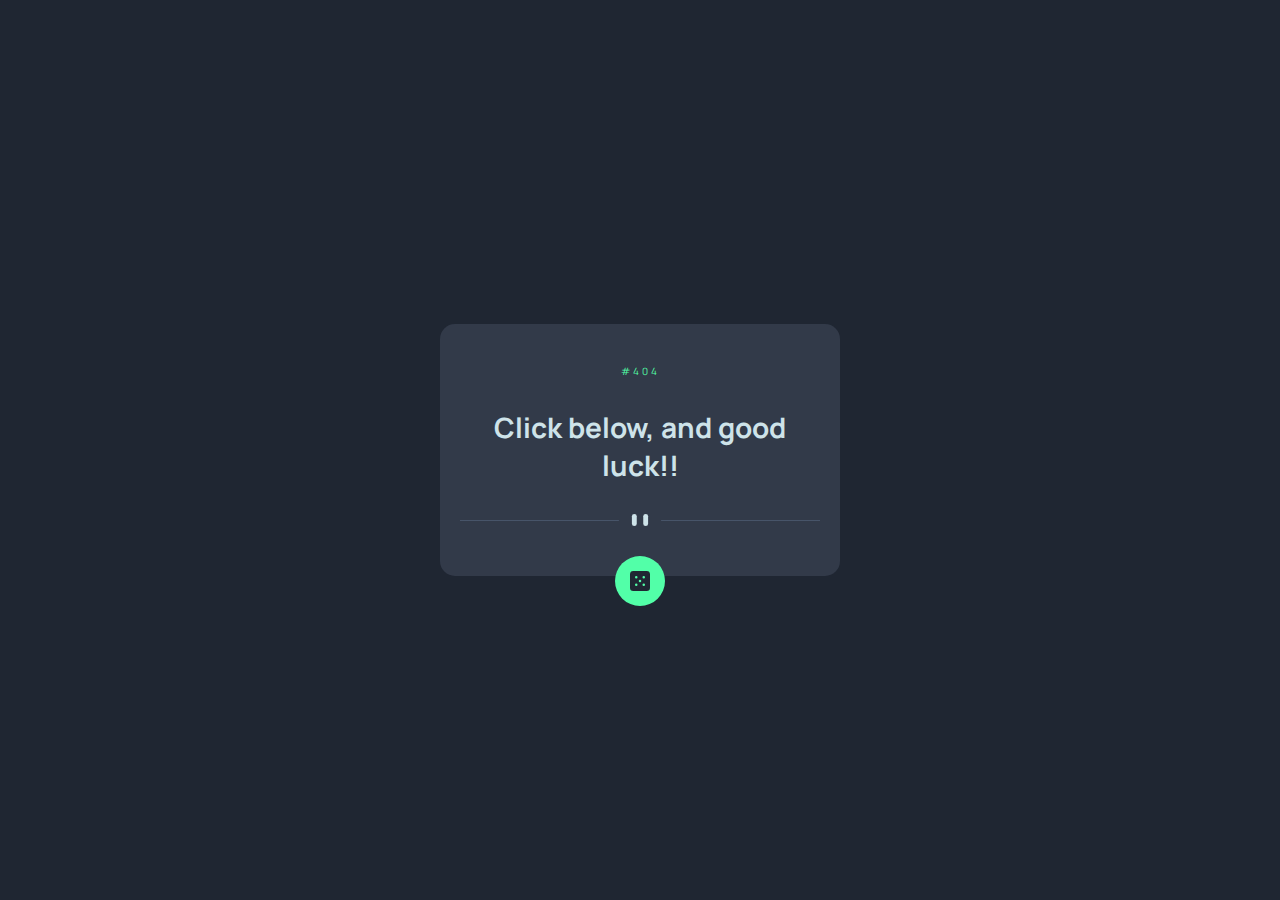
<file: advice-generator-app/index.html>
<!DOCTYPE html>
<html lang="en">
  <head>
    <meta charset="UTF-8" />
    <meta http-equiv="X-UA-Compatible" content="IE=edge" />
    <meta name="viewport" content="width=device-width, initial-scale=1.0" />
    <link rel="stylesheet" href="style.css" />
    <title>Advice generator app</title>
  </head>
  <body>
    <div class="box">
      <p class="id-style" id="id">#404</p>
      <h2 class="advice-style" id="advice">Click below, and good luck!!</h2>
      <img
        class="svg-mobile"
        src="./svg/pattern-divider-mobile.svg"
        alt=""
        srcset=""
      />
      <img
        class="svg-desktop"
        src="./svg/pattern-divider-desktop.svg"
        alt=""
        srcset=""
      />
      <div class="btn-random">
        <button id="btn-random-click">
          <img src="./svg/icon-dice.svg" alt="" srcset="" />
        </button>
      </div>
    </div>
    <script src="index.js"></script>
  </body>
</html>
</file>
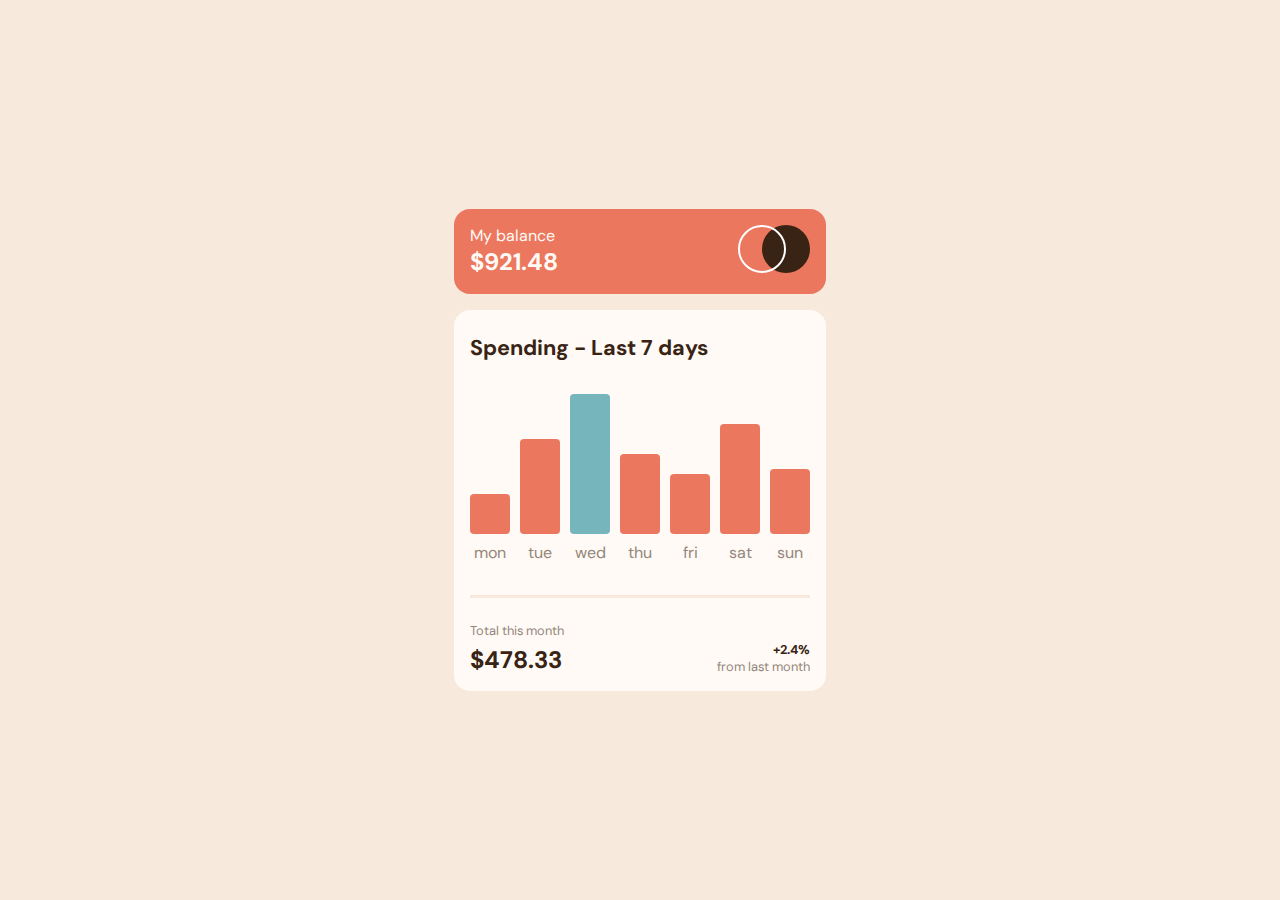
<file: expenses/index.html>
<!DOCTYPE html>
<html lang="en">
  <head>
    <meta charset="UTF-8" />
    <meta http-equiv="X-UA-Compatible" content="IE=edge" />
    <link rel="stylesheet" href="./styles/styles.css" />
    <link
      rel="shortcut icon"
      href="./images/favicon-32x32.png"
      type="image/x-icon"
    />
    <meta name="viewport" content="width=device-width, initial-scale=1.0" />
    <title>Spending</title>
  </head>
  <body>
    <main>
      <div class="modal">
        <div class="first-part">
          <div class="text">
            <p>My balance</p>
            <b>$921.48</b>
          </div>
          <div class="logo">
            <img src="./images/logo.svg" alt="" />
          </div>
        </div>
        <div class="second-part">
          <h2 class="title-spending">Spending - Last 7 days</h2>
          <div class="paint">
            <div class="square-one">
              <div class="box-hove" id="box-one"><p>$12.02</p></div>
              <div class="paint-square pain-one" id="one-static"></div>
              <p class="text-paint">mon</p>
            </div>

            <div class="square-two">
              <div class="box-hove" id="box-two"><p>$15.03</p></div>
              <div class="paint-square pain-two" id="two-static"></div>
              <p class="text-paint">tue</p>
            </div>

            <div class="square-three">
              <div class="box-hove" id="box-three"><p>$52.36</p></div>
              <div class="paint-square pain-three" id="three-static"></div>
              <p class="text-paint">wed</p>
            </div>

            <div class="square-four">
              <div class="box-hove" id="box-four"><p>$31.07</p></div>
              <div class="paint-square pain-four" id="four-static"></div>
              <p class="text-paint">thu</p>
            </div>

            <div class="square-five">
              <div class="box-hove" id="box-five"><p>$14.41</p></div>
              <div class="paint-square pain-five" id="five-static"></div>
              <p class="text-paint">fri</p>
            </div>

            <div class="square-six">
              <div class="box-hove" id="box-six"><p>$43.52</p></div>
              <div class="paint-square pain-six" id="six-static"></div>
              <p class="text-paint">sat</p>
            </div>

            <div class="square-seven">
              <div class="box-hove" id="box-seven"><p>$23.31</p></div>
              <div class="paint-square pain-seven" id="seven-static"></div>
              <p class="text-paint">sun</p>
            </div>
          </div>
          <div class="other-part">
            <div class="other-first">
              <p>Total this month</p>
              <h2>$478.33</h2>
            </div>
            <div class="other-second">
              <span>+2.4%</span>
              <p>from last month</p>
            </div>
          </div>
        </div>
      </div>
    </main>
    <script src="./src/index.js"></script>
  </body>
</html>
</file>
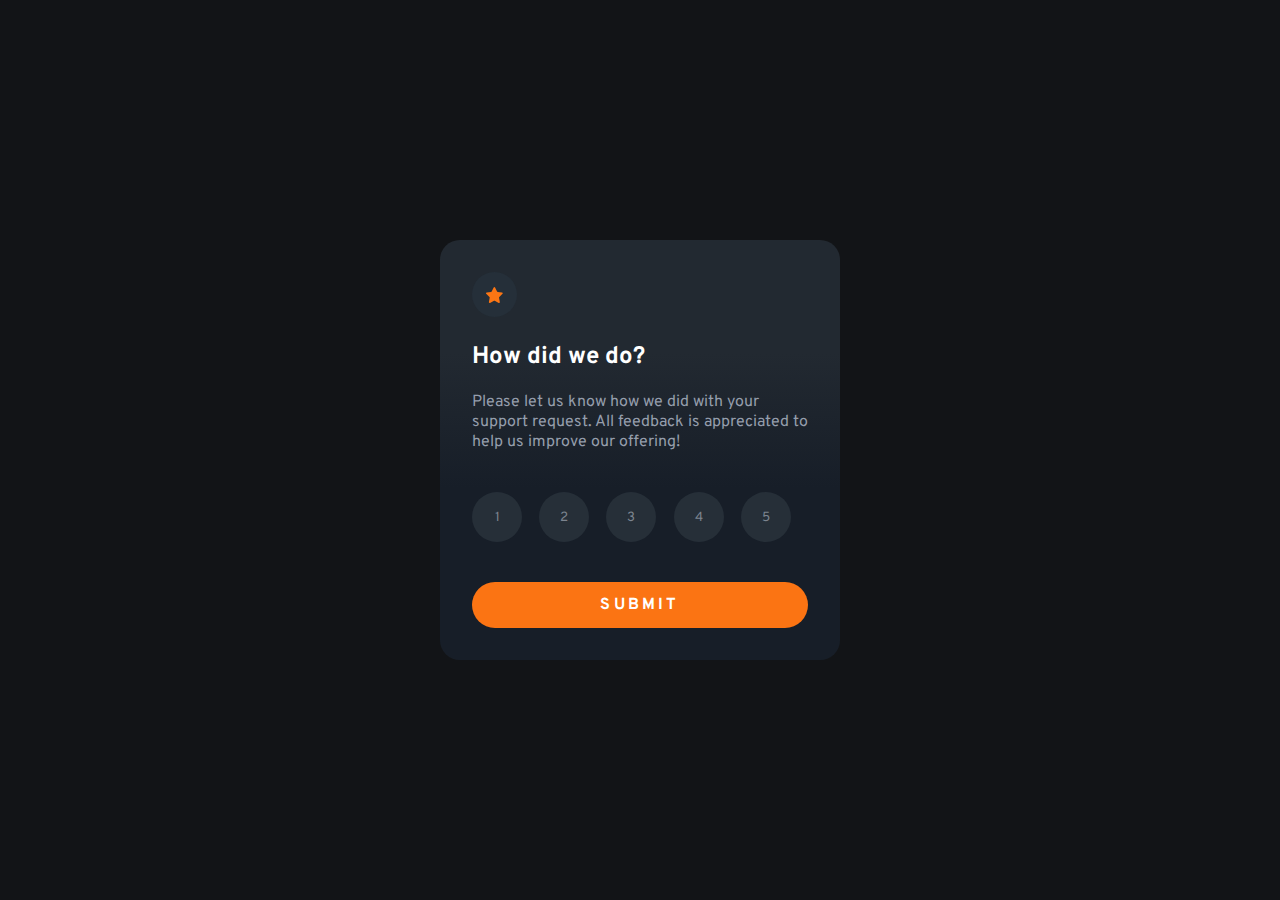
<file: interactive-rating/index.html>
<!DOCTYPE html>
<html lang="en">
  <head>
    <meta charset="UTF-8" />
    <meta http-equiv="X-UA-Compatible" content="IE=edge" />
    <meta name="viewport" content="width=device-width, initial-scale=1.0" />
    <link rel="stylesheet" href="style/style.css".css">
    <title>Interative rating with javascript</title>
  </head>
  <body>
    <main>
      <div class="first-modal" id="clickPass">
        <div class="ball-icon-start">
          <img src="./image/icon-star.svg" alt="" />
        </div>
        <h2>How did we do?</h2>
        <p>
          Please let us know how we did with your support request. All feedback
          is appreciated to help us improve our offering!
        </p>
        <div class="grid-balls-status">
          <button id="oneStar" value="1" class="status-one comun">1</button>
          <button id="twoStar" value="2" class="status-two comun">2</button>
          <button value="3" id="threeStar" class="status-three comun">3</button>
          <button id="fourStar" value="4" class="status-four comun">4</button>
          <button id="fiveStar" value="5" class="status-five comun">5</button>
        </div>
        <button class="btn-submit" id="submit">SUBMIT</button>
        <div class="error" id="err"><p>Choice a number, please</p></div>
      </div>
      <div class="second-modal" id="thanks">
        <img src="./image/illustration-thank-you.svg" alt="" />
        <div class="user-select">
          <p>You selected <span id="choice"></span> out of 5</p>
        </div>
        <h2>Thank you!</h2>
        <p class="text-second-modal">
          We appreciate you taking the time to give a rating. If you ever need
          more support, don't hesitate to get in touch.
        </p>
      </div>
    </main>
    <script src="./src/index.js"></script>
  </body>
</html>
</file>
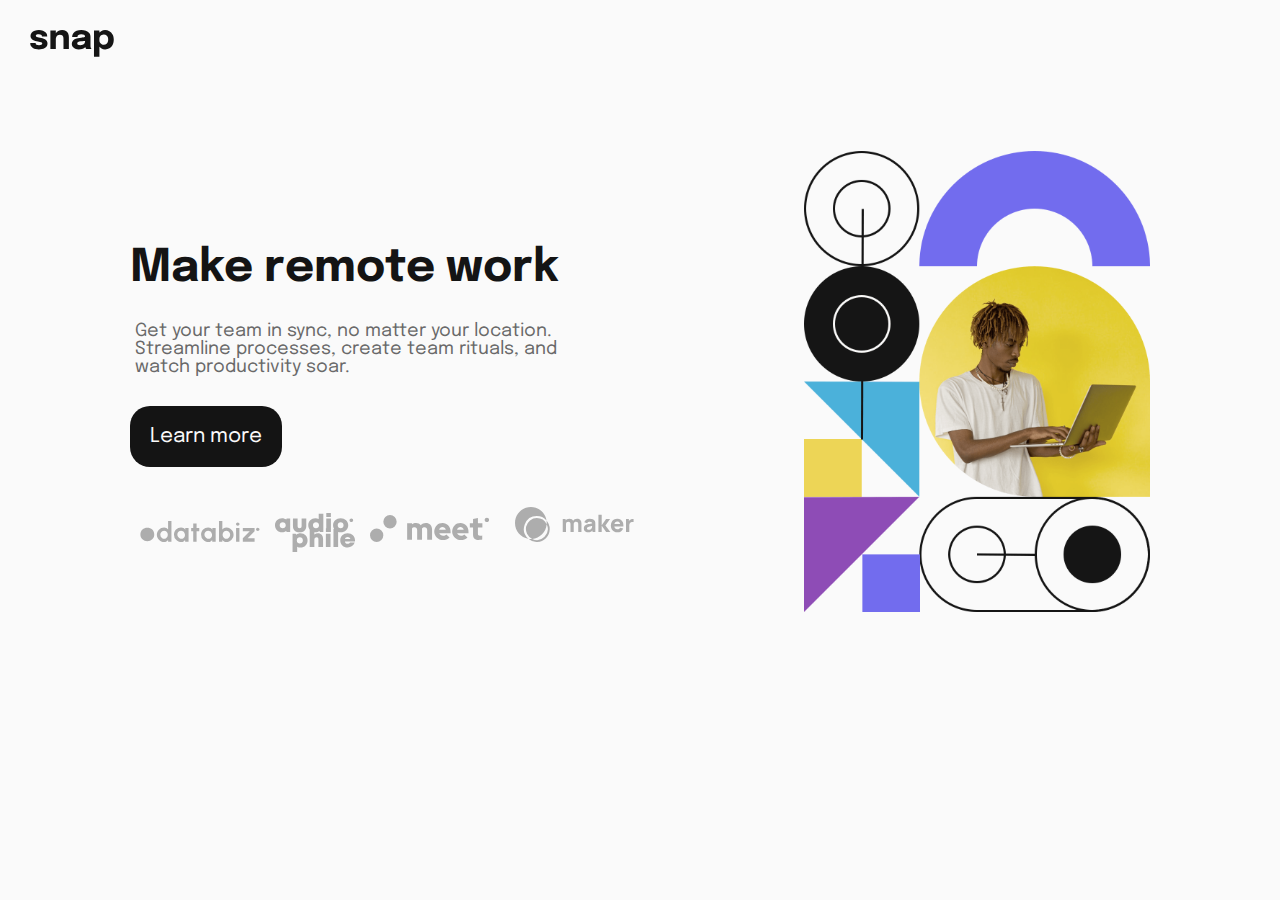
<file: intro-section/index.html>
<!DOCTYPE html>
<html lang="en">
  <head>
    <meta charset="UTF-8" />
    <meta http-equiv="X-UA-Compatible" content="IE=edge" />
    <meta name="viewport" content="width=device-width, initial-scale=1.0" />

    <link rel="stylesheet" href="./styles/style.css" />
    <title>snap | Make remote work</title>
  </head>
  <body>
    <header class="header">
      <div class="header-logo">
        <a href="">
          <img src="./images/logo.svg" alt="" srcset="" />
        </a>
      </div>
      <div class="btn-ham">
        <img src="./images/icon-menu.svg" alt="" srcset="" />
      </div>
      <div class="btn-ham-exit">
        <img src="./images/icon-close-menu.svg" alt="" srcset="" />
      </div>
      <nav class="nav-content">
        <div class="nav-content-this">
          <ul class="nav-content-ul">
            <li class="ul-li-text Features">
              <a class="text-a-nav" href=""
                >Features
                <img
                  class="icon-arrow-down features-selector"
                  src="./images/icon-arrow-down.svg"
                  alt=""
                  srcset=""
                />
              </a>

              <ul class="negligible">
                <li>
                  <a class="" href="">
                    <img src="./images/icon-todo.svg" alt="" srcset="" />
                    <span class="text-a-nav">Todo List</span>
                  </a>
                </li>
                <li>
                  <a href="">
                    <img src="./images/icon-calendar.svg" alt="" srcset="" />
                    <span class="text-a-nav">Calendar</span>
                  </a>
                </li>
                <li>
                  <a href="">
                    <img src="./images/icon-reminders.svg" alt="" srcset="" />
                    <span class="text-a-nav">Reminders</span>
                  </a>
                </li>
                <li>
                  <a href="">
                    <img src="./images/icon-planning.svg" alt="" srcset="" />
                    <span class="text-a-nav">Planning</span>
                  </a>
                </li>
              </ul>
            </li>
            <li class="ul-li-text Company">
              <a class="text-a-nav" href=""
                >Company
                <img
                  class="icon-arrow-down company-selector"
                  src="./images/icon-arrow-down.svg"
                  alt=""
                  srcset=""
                />
              </a>

              <ul class="negligible">
                <li>
                  <a class="text-a-nav" href=""> History </a>
                </li>
                <li>
                  <a class="text-a-nav" href=""> Our Team </a>
                </li>
                <li>
                  <a class="text-a-nav" href=""> Blog </a>
                </li>
              </ul>
            </li>
            <li class="ul-li-text">
              <a class="text-a-nav" href="">Careers</a>
            </li>
            <li class="ul-li-text">
              <a class="text-a-nav" href="">About</a>
            </li>
          </ul>
          <ul class="nav-content-ul-user">
            <li class="user-li-login">
              <a class="text-a-nav" href="">Login</a>
            </li>
            <li class="user-li-register">
              <a class="text-a-nav" href="">Register</a>
            </li>
          </ul>
        </div>
      </nav>
    </header>
    <main>
      <section class="info-content">
        <div class="info-content-image">
          <img
            class="content-image-desktop"
            src="./images/image-hero-desktop.png"
            alt=""
            srcset=""
          />
          <img
            class="content-image-mobile"
            src="./images/image-hero-mobile.png"
            alt=""
            srcset=""
          />
        </div>
        <div class="info-content-text">
          <h1 class="info-content-text-title">
            Make <span class="separator"></span>
            remote work
          </h1>
          <p class="info-content-text-paragraph">
            Get your team in sync, no matter your location. Streamline
            processes, create team rituals, and watch productivity soar.
          </p>
          <button class="info-content-text-btn">Learn more</button>
          <div class="info-content-text-logo">
            <img
              class="logo-success"
              src="./images/client-databiz.svg"
              alt=""
            />
            <img class="bad-boy" src="./images/client-audiophile.svg" alt="" />
            <img class="logo-success" src="./images/client-meet.svg" alt="" />
            <img class="logo-success" src="./images/client-maker.svg" alt="" />
          </div>
        </div>
      </section>
    </main>
    <script src="./src/index.js" type="module"></script>
  </body>
</html>
</file>
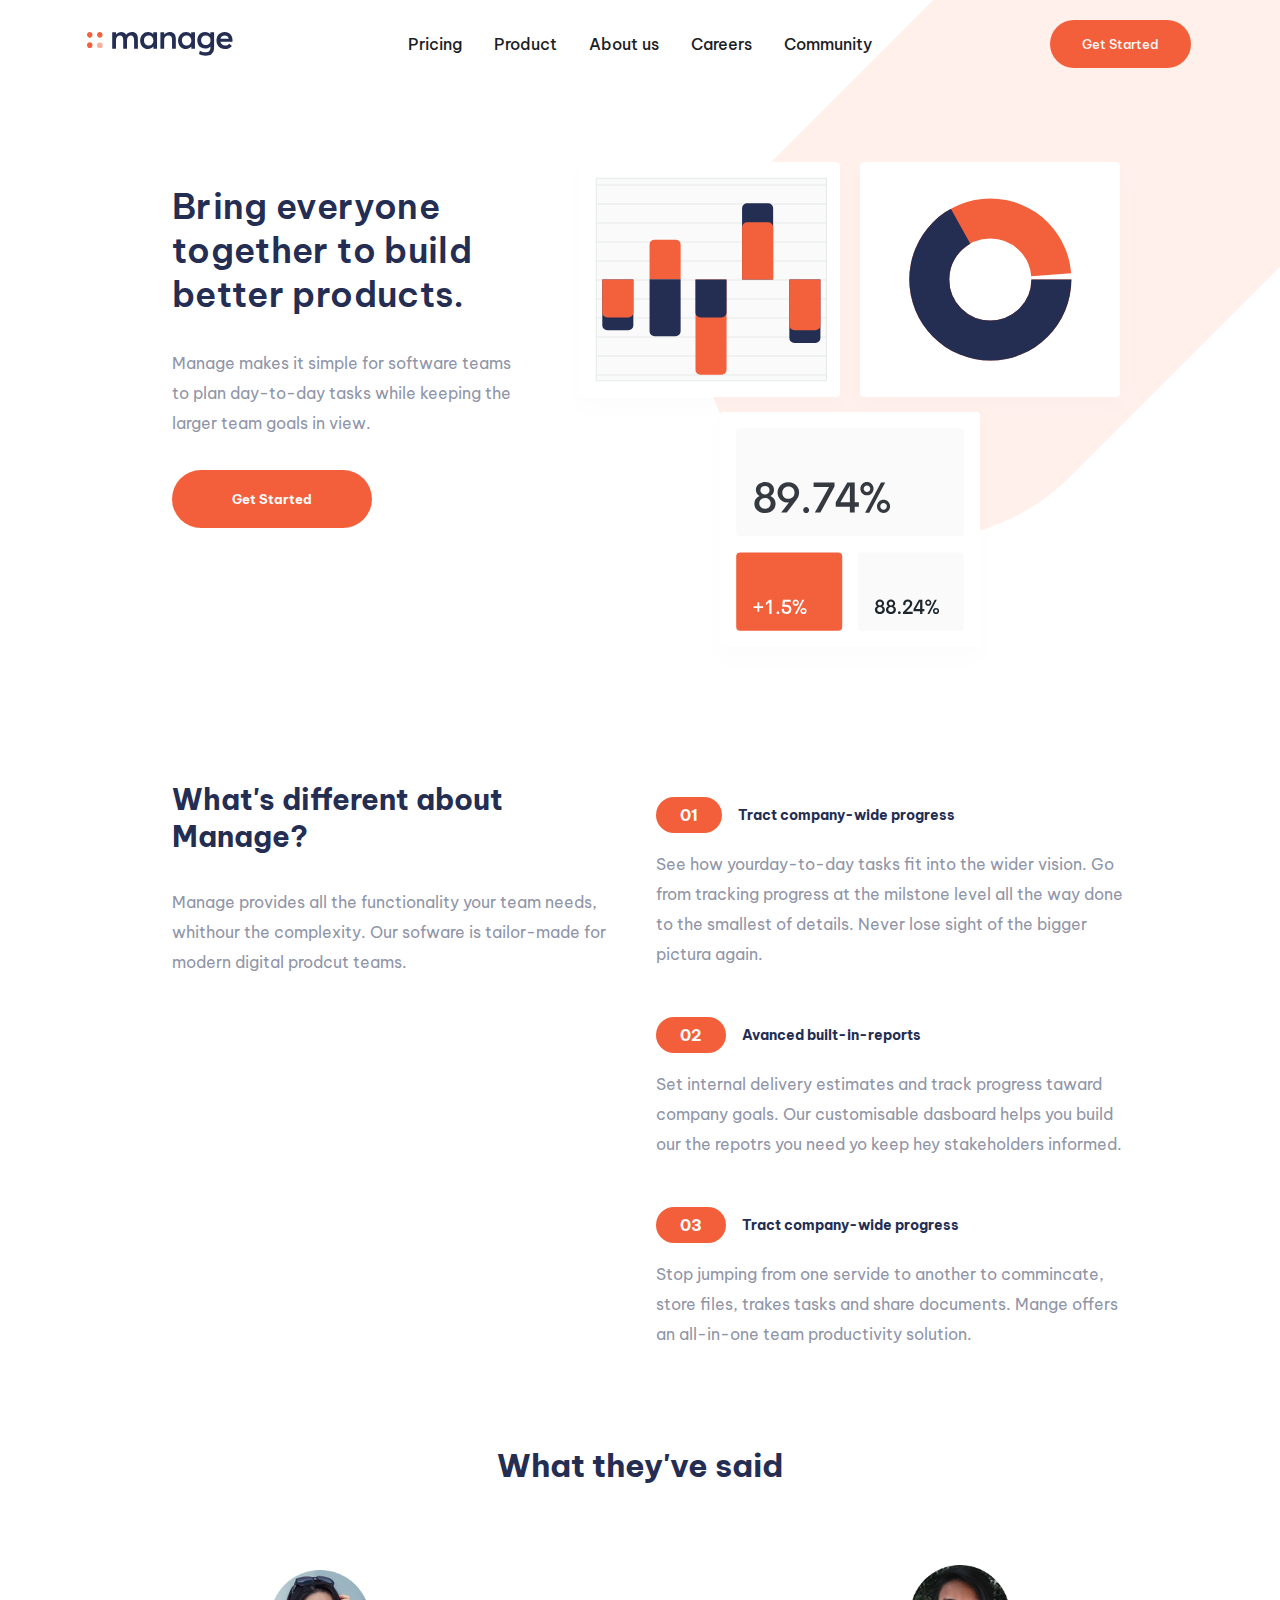
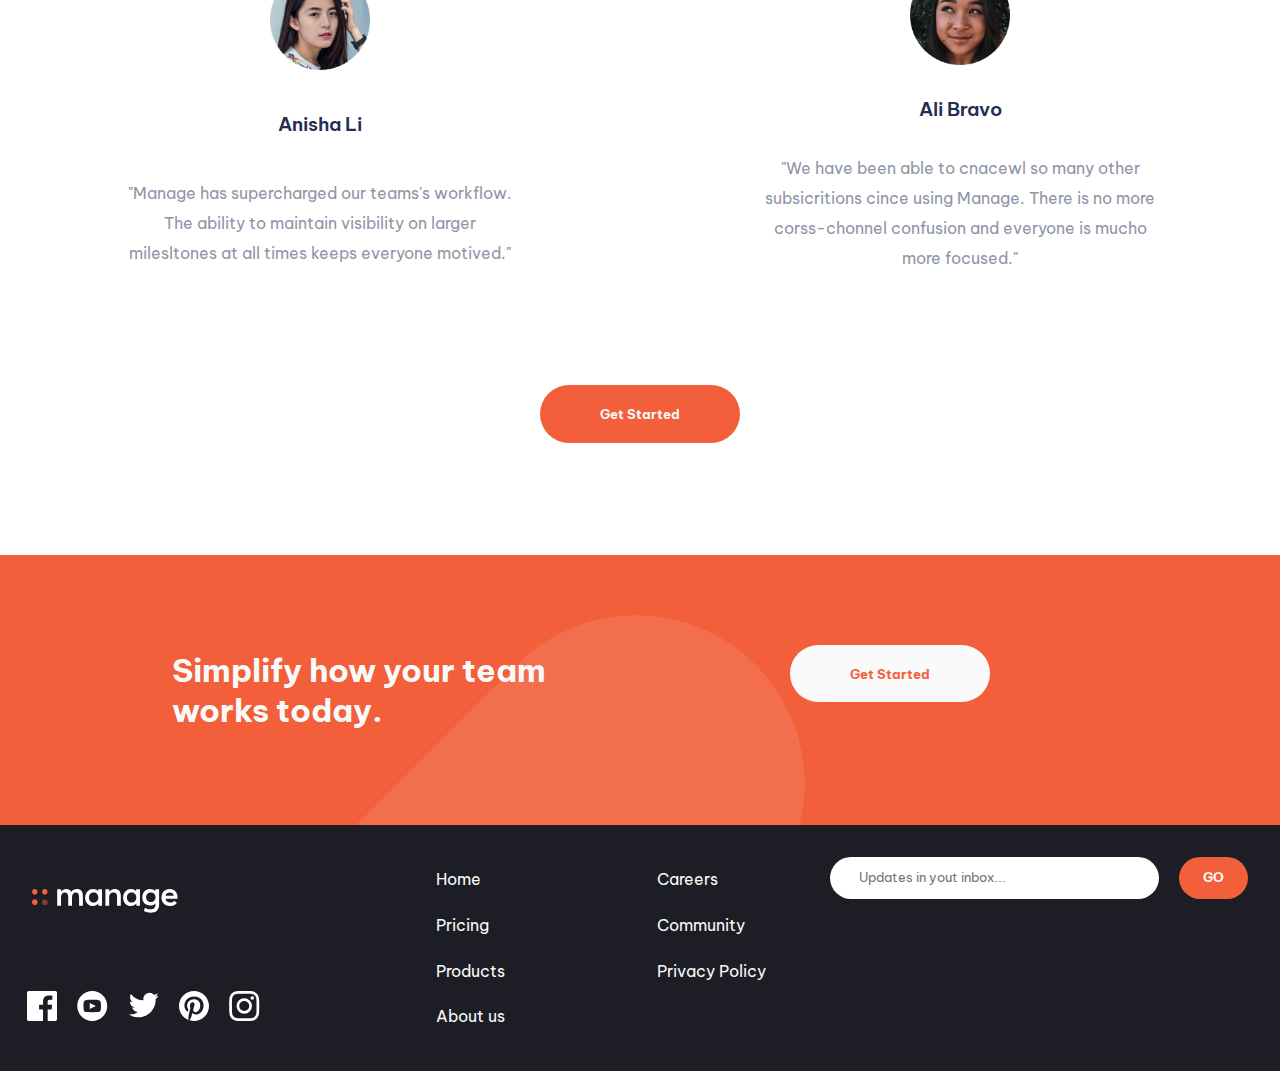
<file: manage-landing-page/index.html>
<!DOCTYPE html>
<html lang="en">
  <head>
    <meta charset="UTF-8" />
    <meta http-equiv="X-UA-Compatible" content="IE=edge" />
    <link rel="stylesheet" href="./styles/style.css" />
    <link
      rel="shortcut icon"
      href="./images/favicon-32x32.png"
      type="image/x-icon"
    />
    <meta name="viewport" content="width=device-width, initial-scale=1.0" />
    <title>Landing page manage</title>
  </head>
  <body>
    <div class="img-bg-o"></div>
    <nav>
      <div class="nav">
        <div class="op-cont" id="ham-sty-bg"></div>
        <div class="soport">
          <img src="./images/logo.svg" alt="logo" />
          <div class="ham">
            <img src="./images/icon-hamburger.svg" alt="open" id="hm-o" />
            <img
              src="./images/icon-close.svg"
              alt="close"
              id="hm-c"
              class="close-ham"
            />
          </div>
        </div>
        <ol class="nav-desktop">
          <li><a href="">Pricing</a></li>
          <li><a href="">Product</a></li>
          <li><a href="">About us</a></li>
          <li><a href="">Careers</a></li>
          <li><a href="">Community</a></li>
        </ol>
        <ol class="nav-desktop-btn">
          <li><a href="">Get Started</a></li>
        </ol>
        <ul class="nav-mobile" id="nav-mobile">
          <li><a href="">Pricing</a></li>
          <li><a href="">Product</a></li>
          <li><a href="">About us</a></li>
          <li><a href="">Careers</a></li>
          <li><a href="">Community</a></li>
        </ul>
      </div>
    </nav>
    <main>
      <div class="img-bg-t"></div>
      <section class="mane-a">
        <div class="grid-o-s">
          <div class="grid-child-o">
            <img src="./images/illustration-intro.svg" alt="intro-images" />
          </div>
          <div class="grid-child-t">
            <h1>Bring everyone together to build better products.</h1>
            <p>
              Manage makes it simple for software teams to plan day-to-day tasks
              while keeping the larger team goals in view.
            </p>
            <button class="hv4567">Get Started</button>
          </div>
        </div>
      </section>
      <section class="m-t">
        <div class="grid-t-s">
          <div class="grid-t-text">
            <h3>What's different about Manage?</h3>
            <p>
              Manage provides all the functionality your team needs, whithour
              the complexity. Our sofware is tailor-made for modern digital
              prodcut teams.
            </p>
          </div>
          <div class="grid-t-more-text">
            <div class="grid-t-more-text-content">
              <div class="grid-t-more-text-content-title">
                <span>01</span>
                <h3>Tract company-wide progress</h3>
              </div>
              <p>
                See how yourday-to-day tasks fit into the wider vision. Go from
                tracking progress at the milstone level all the way done to the
                smallest of details. Never lose sight of the bigger pictura
                again.
              </p>
            </div>
            <div class="grid-t-more-text-content">
              <div class="grid-t-more-text-content-title">
                <span>02</span>
                <h3>Avanced built-in-reports</h3>
              </div>
              <p>
                Set internal delivery estimates and track progress taward
                company goals. Our customisable dasboard helps you build our the
                repotrs you need yo keep hey stakeholders informed.
              </p>
            </div>
            <div class="grid-t-more-text-content">
              <div class="grid-t-more-text-content-title">
                <span>03</span>
                <h3>Tract company-wide progress</h3>
              </div>
              <p>
                Stop jumping from one servide to another to commincate, store
                files, trakes tasks and share documents. Mange offers an
                all-in-one team productivity solution.
              </p>
            </div>
          </div>
        </div>
      </section>
      <section>
        <div class="flex-a-st">
          <div class="flex-a-st-title">
            <h2>What they've said</h2>
          </div>

          <div class="cont-amint">
            <div class="flex-a-st-content" id="animated">
              <div class="sto-d-a">
                <img src="./images/avatar-anisha.png" alt="Anisha_Li" />
                <h4>Anisha Li</h4>
                <p>
                  "Manage has supercharged our teams's workflow. The ability to
                  maintain visibility on larger milesltones at all times keeps
                  everyone motived."
                </p>
              </div>
              <div class="sto-d-a">
                <img src="./images/avatar-ali.png" alt="Ali_Bravo" />
                <h4>Ali Bravo</h4>
                <p>
                  "We have been able to cnacewl so many other subsicritions
                  cince using Manage. There is no more corss-chonnel confusion
                  and everyone is mucho more focused."
                </p>
              </div>
              <div class="sto-d-a">
                <img src="./images/avatar-richard.png" alt="Richar_Watts" />
                <h4>Richar Watts</h4>
                <p>
                  "Manage allows us to provide structure and process. It keeps
                  us organized and focused. I can't stop recommeding them to
                  everyone I talk to! "
                </p>
              </div>
              <div class="sto-d-a">
                <img src="./images/avatar-shanai.png" alt="Shanai_Gough" />
                <h4>Shanai Gough</h4>
                <p>
                  "Their software allows us to track, mange and collaborate on
                  our projects from anywhere. It keeps the whole team insync
                  withoun being intrusive."
                </p>
              </div>
            </div>
            <div class="card-mov-s">
              <div class="circle" id="circle1"></div>
              <div class="circle" id="circle2"></div>
              <div class="circle" id="circle3"></div>
              <div class="circle" id="circle4"></div>
            </div>
            <div class="f-btn">
              <button>Get Started</button>
            </div>
          </div>
        </div>
      </section>
      <section class="mtsg-0">
        <div class="grid-f-s">
          <div class="bg-grid-f-on"></div>
          <div class="bg-grid-f-tw"></div>
          <h2>Simplify how your team works today.</h2>
          <div class="f-btn-grid-f">
            <button>Get Started</button>
          </div>
        </div>
      </section>
    </main>
    <!--Almost finished the application :'(  help me!! I am working a lot-->

    <footer>
      <div class="grid-foot">
        <div class="input-contact">
          <input
            class="input-text"
            type="text"
            placeholder="Updates in yout inbox..."
          />
          <input class="input-submit" type="submit" value="GO" />
        </div>
        <div class="more-details">
          <div class="box-foot mr-d">
            <ul>
              <li><a href="">Home</a></li>
              <li><a href="">Pricing</a></li>
              <li><a href="">Products</a></li>
              <li><a href="">About us</a></li>
            </ul>
          </div>
          <div class="box-foot">
            <ul>
              <li><a href="">Careers</a></li>
              <li><a href="">Community</a></li>
              <li><a href="">Privacy Policy</a></li>
            </ul>
          </div>
        </div>
        <div class="logo-media">
          <div class="grid-social">
            <a href="">
              <svg
                id="sp-5474"
                xmlns="http://www.w3.org/2000/svg"
                width="20"
                height="20"
              >
                <path
                  fill="#FFF"
                  d="M18.896 0H1.104C.494 0 0 .494 0 1.104v17.793C0 19.506.494 20 1.104 20h9.58v-7.745H8.076V9.237h2.606V7.01c0-2.583 1.578-3.99 3.883-3.99 1.104 0 2.052.082 2.329.119v2.7h-1.598c-1.254 0-1.496.597-1.496 1.47v1.928h2.989l-.39 3.018h-2.6V20h5.098c.608 0 1.102-.494 1.102-1.104V1.104C20 .494 19.506 0 18.896 0z"
                />
              </svg>
            </a>
            <a href="">
              <svg xmlns="http://www.w3.org/2000/svg" width="21" height="20">
                <path
                  fill="#FFF"
                  d="M10.333 0c-5.522 0-10 4.478-10 10 0 5.523 4.478 10 10 10 5.523 0 10-4.477 10-10 0-5.522-4.477-10-10-10zm3.701 14.077c-1.752.12-5.653.12-7.402 0C4.735 13.947 4.514 13.018 4.5 10c.014-3.024.237-3.947 2.132-4.077 1.749-.12 5.651-.12 7.402 0 1.898.13 2.118 1.059 2.133 4.077-.015 3.024-.238 3.947-2.133 4.077zM8.667 8.048l4.097 1.949-4.097 1.955V8.048z"
                />
              </svg>
            </a>
            <a href="">
              <svg xmlns="http://www.w3.org/2000/svg" width="21" height="18">
                <path
                  fill="#FFF"
                  d="M20.667 2.797a8.192 8.192 0 01-2.357.646 4.11 4.11 0 001.804-2.27 8.22 8.22 0 01-2.606.996A4.096 4.096 0 0014.513.873c-2.649 0-4.595 2.472-3.997 5.038a11.648 11.648 0 01-8.457-4.287 4.109 4.109 0 001.27 5.478A4.086 4.086 0 011.47 6.59c-.045 1.901 1.317 3.68 3.29 4.075a4.113 4.113 0 01-1.853.07 4.106 4.106 0 003.834 2.85 8.25 8.25 0 01-6.075 1.7 11.616 11.616 0 006.29 1.843c7.618 0 11.922-6.434 11.662-12.205a8.354 8.354 0 002.048-2.124z"
                />
              </svg>
            </a>
            <a href="">
              <svg xmlns="http://www.w3.org/2000/svg" width="20" height="20">
                <path
                  fill="#FFF"
                  d="M10 0C4.478 0 0 4.477 0 10c0 4.237 2.636 7.855 6.356 9.312-.088-.791-.167-2.005.035-2.868.182-.78 1.172-4.97 1.172-4.97s-.299-.6-.299-1.486c0-1.39.806-2.428 1.81-2.428.852 0 1.264.64 1.264 1.408 0 .858-.545 2.14-.828 3.33-.236.995.5 1.807 1.48 1.807 1.778 0 3.144-1.874 3.144-4.58 0-2.393-1.72-4.068-4.177-4.068-2.845 0-4.515 2.135-4.515 4.34 0 .859.331 1.781.745 2.281a.3.3 0 01.069.288l-.278 1.133c-.044.183-.145.223-.335.134-1.249-.581-2.03-2.407-2.03-3.874 0-3.154 2.292-6.052 6.608-6.052 3.469 0 6.165 2.473 6.165 5.776 0 3.447-2.173 6.22-5.19 6.22-1.013 0-1.965-.525-2.291-1.148l-.623 2.378c-.226.869-.835 1.958-1.244 2.621.937.29 1.931.446 2.962.446 5.522 0 10-4.477 10-10S15.522 0 10 0z"
                />
              </svg>
            </a>
            <a href="">
              <svg xmlns="http://www.w3.org/2000/svg" width="21" height="20">
                <path
                  fill="#FFF"
                  d="M10.333 1.802c2.67 0 2.987.01 4.042.059 2.71.123 3.976 1.409 4.1 4.099.048 1.054.057 1.37.057 4.04 0 2.672-.01 2.988-.058 4.042-.124 2.687-1.386 3.975-4.099 4.099-1.055.048-1.37.058-4.042.058-2.67 0-2.986-.01-4.04-.058-2.717-.124-3.976-1.416-4.1-4.1-.048-1.054-.058-1.37-.058-4.041 0-2.67.01-2.986.058-4.04.124-2.69 1.387-3.977 4.1-4.1 1.054-.048 1.37-.058 4.04-.058zm0-1.802C7.618 0 7.278.012 6.211.06 2.579.227.56 2.242.394 5.877.345 6.944.334 7.284.334 10s.011 3.057.06 4.123c.166 3.632 2.181 5.65 5.816 5.817 1.068.048 1.408.06 4.123.06 2.716 0 3.057-.012 4.124-.06 3.628-.167 5.651-2.182 5.816-5.817.049-1.066.06-1.407.06-4.123s-.011-3.056-.06-4.122C20.11 2.249 18.093.228 14.458.06 13.39.01 13.049 0 10.333 0zm0 4.865a5.135 5.135 0 100 10.27 5.135 5.135 0 000-10.27zm0 8.468a3.333 3.333 0 110-6.666 3.333 3.333 0 010 6.666zm5.339-9.87a1.2 1.2 0 10-.001 2.4 1.2 1.2 0 000-2.4z"
                />
              </svg>
            </a>
          </div>
          <div class="the-logo-foot">
            <svg xmlns="http://www.w3.org/2000/svg" width="146" height="24">
              <g fill="none" fill-rule="evenodd">
                <path
                  fill="#FFFFFF"
                  fill-rule="nonzero"
                  d="M40.014 16.809V8.553c0-1.577.366-2.82 1.098-3.73.733-.91 1.65-1.365 2.75-1.365 2.158 0 3.237 1.577 3.237 4.731v8.62h3.782v-9.58c0-2.415-.5-4.22-1.503-5.417C48.376.615 46.945.017 45.084.017c-1.222 0-2.34.234-3.352.703a6.833 6.833 0 00-2.56 2.043h-.066C38.126.932 36.486.017 34.184.017c-.969 0-1.902.217-2.799.653a6.976 6.976 0 00-2.353 1.878h-.05V.265H25.2v16.527h3.782V8.553c0-1.577.372-2.82 1.115-3.73.743-.91 1.693-1.365 2.849-1.365 2.19 0 3.286 1.577 3.286 4.731v8.62h3.782zm21.101.248c2.246 0 3.997-.827 5.252-2.482h.05v2.217h3.616V.265h-3.782V2.25h-.066C64.93.761 63.23.017 61.082.017a7.76 7.76 0 00-5.681 2.415c-.705.75-1.26 1.66-1.668 2.73a9.589 9.589 0 00-.611 3.44c0 1.258.203 2.416.61 3.475.408 1.059.964 1.952 1.669 2.68a7.348 7.348 0 002.535 1.696 8.325 8.325 0 003.18.604zm.595-3.441c-1.399 0-2.538-.466-3.419-1.398-.88-.932-1.321-2.132-1.321-3.599 0-1.555.454-2.804 1.362-3.747.909-.943 2.04-1.414 3.394-1.414 1.343 0 2.458.493 3.345 1.48.886.988 1.33 2.215 1.33 3.681 0 1.467-.455 2.667-1.363 3.599-.909.932-2.018 1.398-3.328 1.398zm27.112 3.193V7.064c0-2.393-.536-4.166-1.61-5.319C86.14.593 84.655.017 82.762.017a7.373 7.373 0 00-3.056.645 6.958 6.958 0 00-2.477 1.87h-.05V.264h-3.782v16.527h3.782V8.487c0-1.588.388-2.823 1.164-3.706.777-.882 1.814-1.323 3.113-1.323.595 0 1.104.077 1.528.231.424.155.796.406 1.115.753.32.348.556.819.71 1.415.154.595.231 1.323.231 2.183v8.769h3.782zm10.218.248c2.246 0 3.996-.827 5.252-2.482h.05v2.217h3.616V.265h-3.782V2.25h-.066C102.855.761 101.154.017 99.007.017a7.76 7.76 0 00-5.682 2.415c-.704.75-1.26 1.66-1.668 2.73a9.589 9.589 0 00-.61 3.44c0 1.258.203 2.416.61 3.475.408 1.059.964 1.952 1.668 2.68a7.348 7.348 0 002.536 1.696 8.325 8.325 0 003.179.604zm.594-3.441c-1.398 0-2.538-.466-3.418-1.398-.881-.932-1.322-2.132-1.322-3.599 0-1.555.455-2.804 1.363-3.747.908-.943 2.04-1.414 3.394-1.414 1.343 0 2.458.493 3.344 1.48.886.988 1.33 2.215 1.33 3.681 0 1.467-.455 2.667-1.363 3.599-.908.932-2.018 1.398-3.328 1.398zm19.07 10.125c1.2 0 2.274-.14 3.22-.422.947-.281 1.743-.673 2.387-1.175a6.385 6.385 0 001.602-1.844 8.14 8.14 0 00.916-2.383c.188-.86.281-1.803.281-2.829V.265h-3.782v1.737h-.066a7.059 7.059 0 00-2.353-1.49A7.62 7.62 0 00118.142 0c-1.508 0-2.862.358-4.062 1.075-1.2.717-2.134 1.713-2.8 2.987-.666 1.273-.999 2.705-.999 4.293 0 1.61.35 3.038 1.049 4.285.699 1.246 1.66 2.203 2.882 2.87 1.222.667 2.598 1.001 4.129 1.001 2.047 0 3.716-.673 5.004-2.018h.066v1.753c0 1.17-.43 2.14-1.288 2.912-.86.772-2.07 1.158-3.634 1.158-1.068 0-2.006-.132-2.816-.397-.809-.265-1.742-.678-2.799-1.24l-.892 3.341c.925.552 1.966.976 3.122 1.274 1.156.298 2.356.447 3.6.447zm.132-10.72c-1.365 0-2.491-.434-3.377-1.3-.887-.865-1.33-2.026-1.33-3.482 0-1.4.435-2.542 1.305-3.425.87-.882 2.004-1.323 3.402-1.323 1.332 0 2.442.435 3.328 1.307.886.871 1.33 2.002 1.33 3.391 0 1.401-.433 2.556-1.297 3.466-.864.91-1.985 1.365-3.361 1.365zm19.086 4.036c1.542 0 2.899-.281 4.071-.844 1.173-.562 2.133-1.323 2.882-2.283l-2.642-2.266c-1.035 1.301-2.406 1.952-4.113 1.952-1.21 0-2.237-.337-3.08-1.01-.842-.672-1.384-1.593-1.627-2.762h12.024c.066-.397.099-.9.099-1.506 0-1.599-.325-3.027-.975-4.285a7.198 7.198 0 00-2.807-2.961c-1.222-.717-2.632-1.075-4.228-1.075a8.191 8.191 0 00-3.188.62c-.99.414-1.844.99-2.56 1.729-.715.739-1.277 1.638-1.684 2.696-.407 1.06-.611 2.212-.611 3.458 0 1.688.369 3.185 1.106 4.492.738 1.307 1.746 2.308 3.023 3.003 1.277.695 2.714 1.042 4.31 1.042zm3.815-10.274h-8.257c.264-1.059.776-1.878 1.535-2.457.76-.579 1.663-.868 2.709-.868 1.057 0 1.93.298 2.618.893.688.596 1.153 1.406 1.395 2.432z"
                />
                <g fill="#F3603C">
                  <path
                    d="M2.786 10.286c1.538 0 2.785 1.279 2.785 2.857C5.571 14.72 4.324 16 2.786 16 1.247 16 0 14.72 0 13.143c0-1.578 1.247-2.857 2.786-2.857zM2.786 0C4.324 0 5.57 1.28 5.57 2.857c0 1.578-1.247 2.857-2.785 2.857C1.247 5.714 0 4.435 0 2.857 0 1.28 1.247 0 2.786 0zm10.028 0C14.353 0 15.6 1.28 15.6 2.857c0 1.578-1.247 2.857-2.786 2.857-1.538 0-2.785-1.279-2.785-2.857C10.029 1.28 11.276 0 12.814 0z"
                  />
                  <ellipse
                    cx="12.814"
                    cy="13.257"
                    opacity=".5"
                    rx="2.786"
                    ry="2.857"
                  />
                </g>
              </g>
            </svg>
          </div>
          <div class="text-copy">
            <p>Copyright 2020. All Rights Reserved</p>
          </div>
        </div>
      </div>
    </footer>
    <script src="./src/main.js" type="module"></script>
  </body>
</html>
</file>
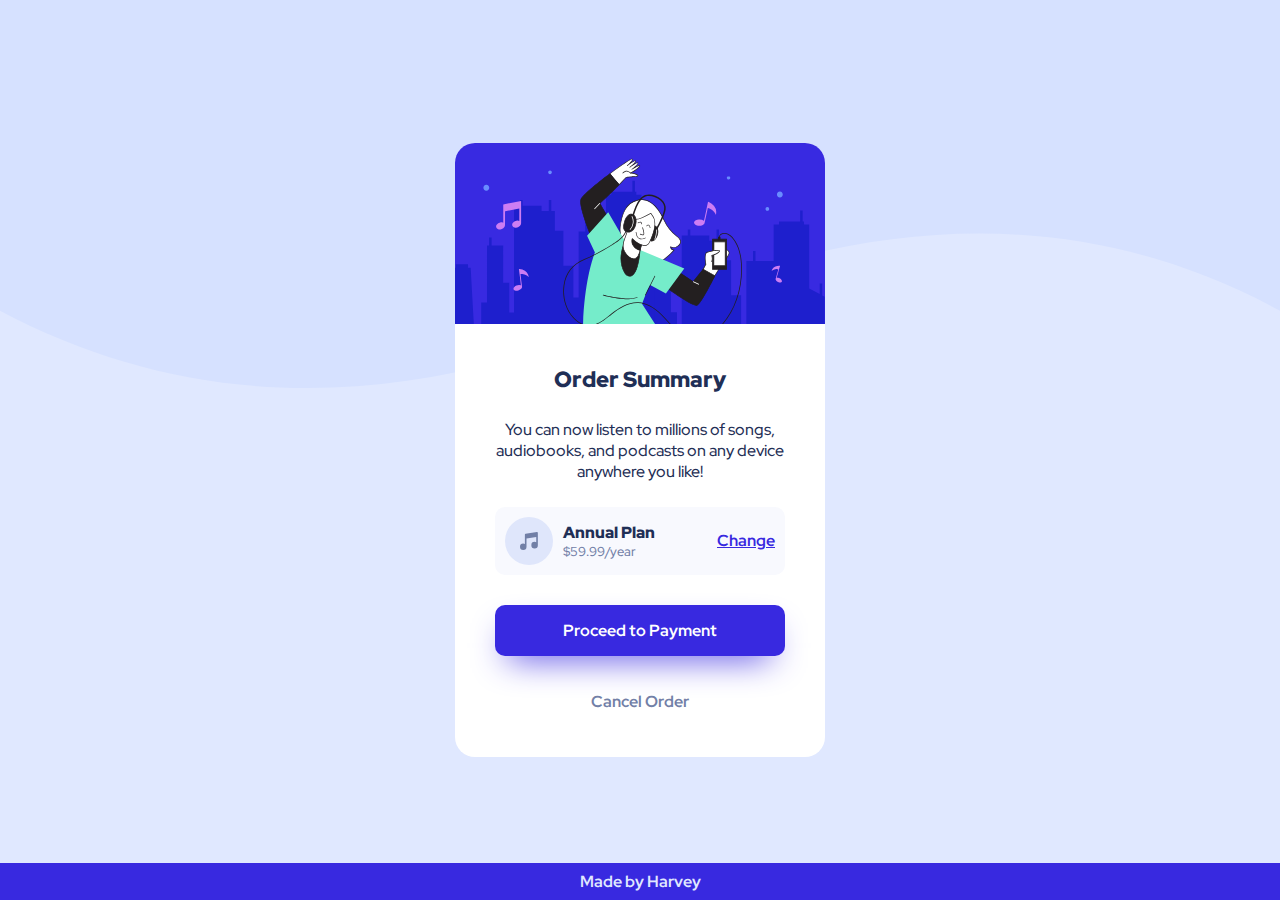
<file: modal/index.html>
<!DOCTYPE html>
<html lang="en">
<head>
    <meta charset="UTF-8">
    <meta http-equiv="X-UA-Compatible" content="IE=edge">
    <meta name="viewport" content="width=device-width, initial-scale=1.0">
    <link rel="stylesheet" href="./styles/style.css">
    <title>Modal</title>
</head>
<body>
    <div class="modal">
        <div class="content">
            <div class="content-box-image">
                <img class="box-image-svg" src="./images/illustration-hero.svg" alt="" srcset="">
            </div>
            <div class="content-box-text">
                <h4 class="box-text-title">
                    Order Summary
                </h4>
                <p class="box-text-info">
                    You can now listen to millions of songs, audiobooks, and podcasts on any device anywhere you like!
                </p>
            </div>
            <div class="content-box-price">
                <img class="box-price-svg" src="./images/icon-music.svg" alt="">
                <div class="box-price-flex">
                    <span class="price-flex-anual">
                        <b>
                            Annual Plan
                        </b>
                    </span>
                    <span class="price-flex-textprice">
                        $59.99/year
                    </span>
                </div>
                <a class="box-price-link" href="http://">
                    Change
                </a>
            </div>
            <div class="content-box-button">
                <button class="box-button-pay">
                    Proceed to Payment
                </button>
                <button class="box-button-cancel"> 
                    Cancel Order
                </button>
            </div>
    
        </div>
        
    </div>
    <footer class="footer-made">
        <p>Made by <a class="effect" href="https://github.com/YerikAH/challenge-front-end">Harvey</a></p>
    </footer>
</body>
</html>
</file>
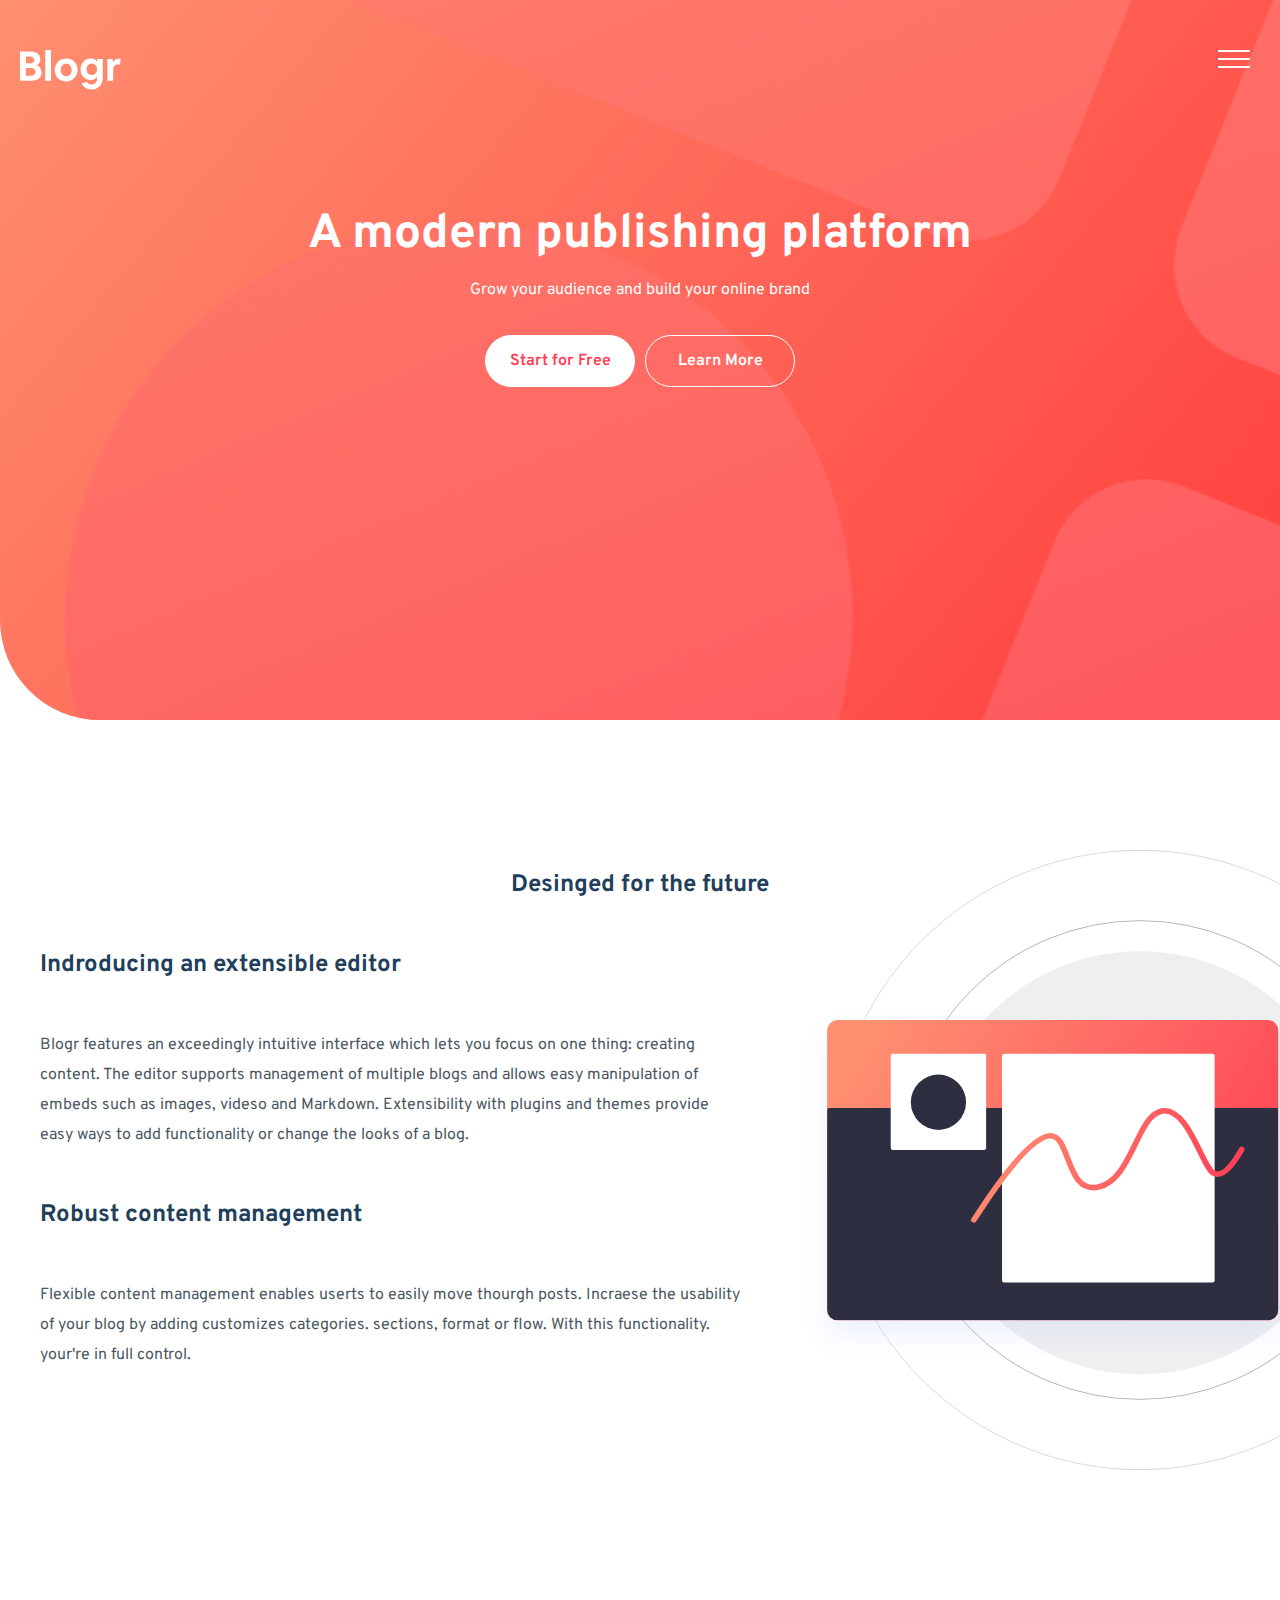
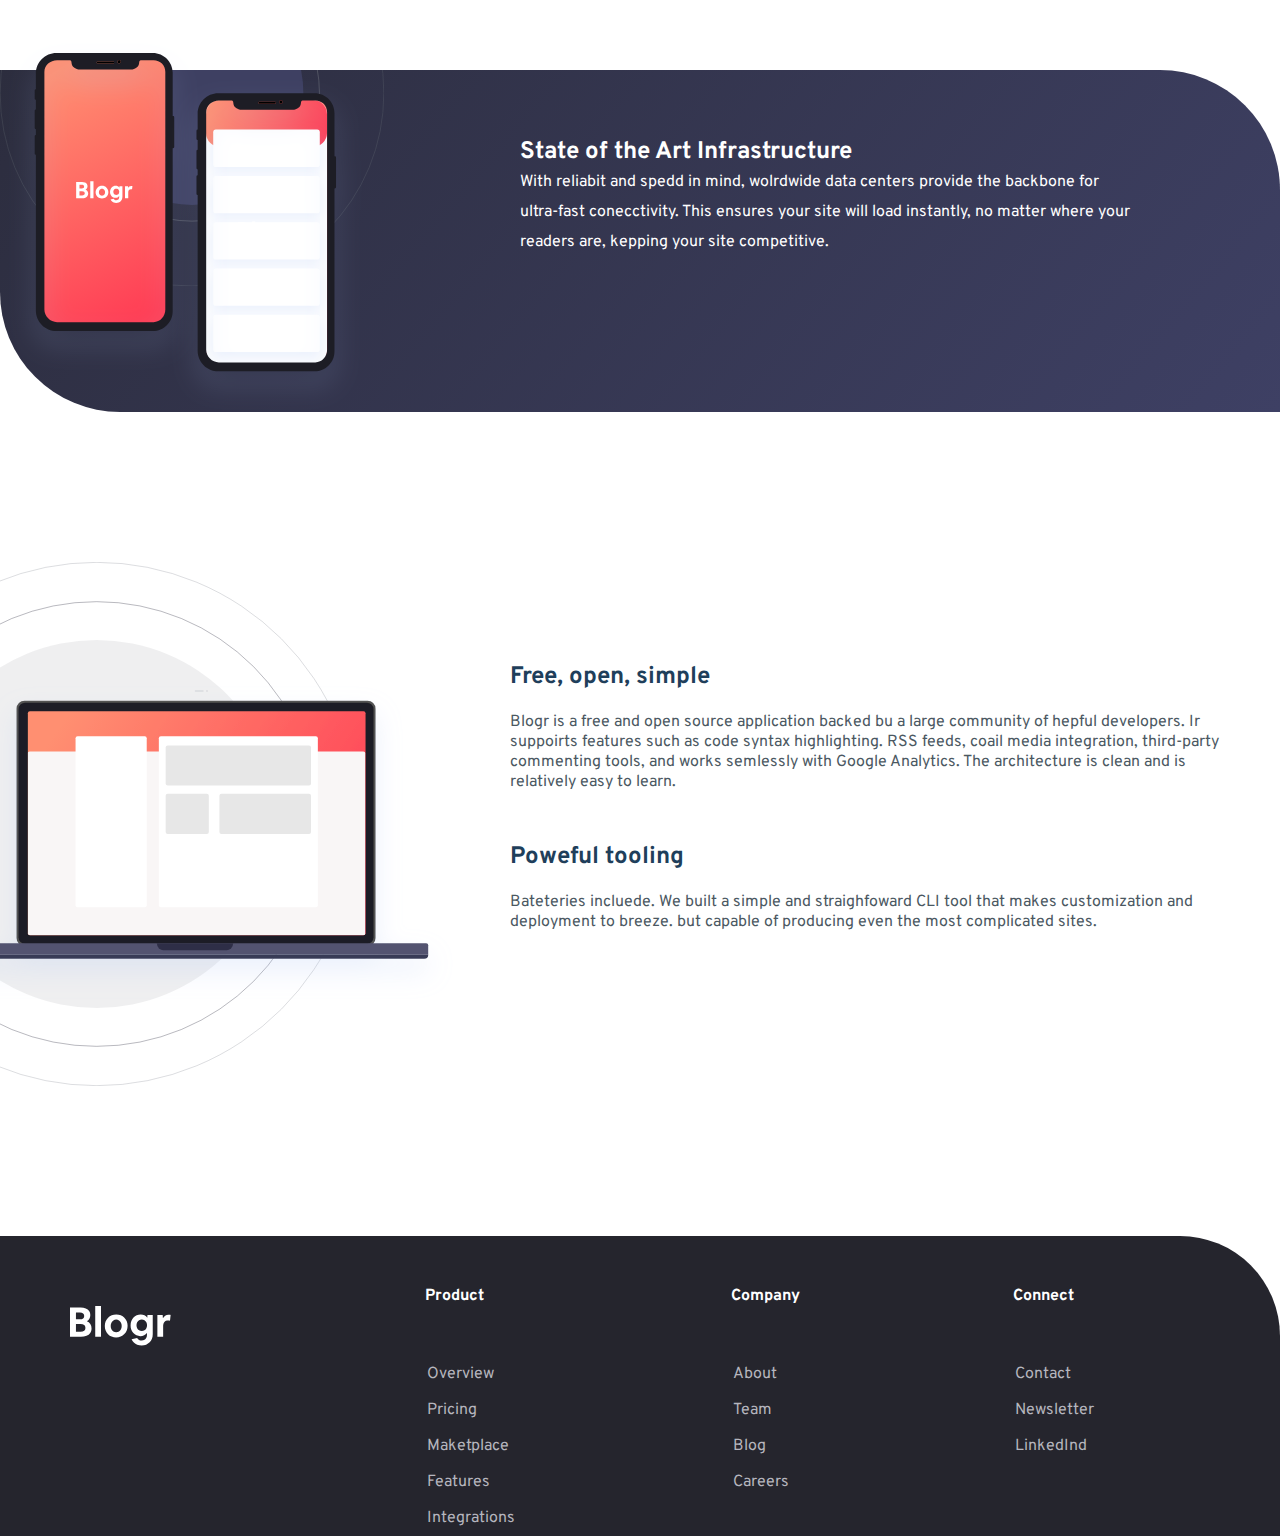
<file: Blogr/public/index.html>
<!DOCTYPE html>
<html lang="en">
<head>
  <meta charset="UTF-8">
  <meta http-equiv="X-UA-Compatible" content="IE=edge">
  <link rel="shortcut icon" href="../images/favicon-32x32.png" type="image/x-icon">
  <meta name="viewport" content="width=device-width, initial-scale=1.0">
  <link rel="stylesheet" href="../styles/style.css">
  <title>Blogr</title>
</head>
<body>
  <header class="window-color">
    <div class="section-one">
      <nav>
        <ul>
          <li class="first-logo">   
            <a href="">
              <img  src="../images/logo.svg" alt="">
            </a>         
          </li>
          <div class="first-all-content" id="content-nav">
            <div class="first-ul-content">
              <li class="first-content">
                <a class="first-content-a" href="">
                  Product
                  <img class="arraw-dark" src="../images/icon-arrow-dark.svg" alt="">
                  <img class="arraw-light" src="../images/icon-arrow-light.svg" alt="">
                </a>
              </li>
              <li class="first-content">
                <a class="first-content-a" href="">
                  Company
                  <img class="arraw-dark" src="../images/icon-arrow-dark.svg" alt="">
                  <img class="arraw-light " src="../images/icon-arrow-light.svg" alt="">
                </a>
              </li>
              <li class="first-content connect-li">
                <a class="first-content-a connect-a"  id="displace" href="">
                  Connect
                  <img class="arraw-dark" class="move-svg" id="move-svg" src="../images/icon-arrow-dark.svg" alt="">
                  <img class="arraw-light" id="move-svg-light" src="../images/icon-arrow-light.svg" alt="">
                </a>
                <ul class="second-content second-content-js" id="second-content">
                  <li class="second-ul-li">
                    <a href="" class="second-li-a">Contact</a>
                  </li>
                  <li class="second-ul-li">
                    <a href="" class="second-li-a">Newsletter</a>
                  </li>
                  <li class="second-ul-li">
                    <a href="" class="second-li-a">LinkdIn</a>
                  </li>
                </ul>
              </li>
            </div>
            <div class="separator"></div>
            <div class="first-ul-register">
              <li class="content-login">
                <a class="first-content-a login" href="">Login</a>
              </li>
              <li class="content-signup">
                <a class="first-content-a signup" href="">Sign Up</a>
              </li>
            </div>
          </div>
        </ul>
        <div class="btn-nav">
          <img id="ham-on" class="ham-open" src="../images/icon-hamburger.svg" alt="">
          <img id="ham-off" class="ham-close close" src="../images/icon-close.svg" alt="">
        </div>
      </nav>
      <div class="page-1">
        <h1>
          A modern publishing platform
        </h1>
        <p>
          Grow your audience and build your online brand
        </p>
        <div class="page-1-btn">
          <button class="page-1-btn-one">Start for Free</button>
          <button class="page-1-btn-two">Learn More</button>
        </div>
      </div>
    </div>
  </header>
  <main>
    <section class="page-2">
      <h1>Desinged for the future</h1>
      <div class="grilla-page-2">
        <div class="grilla-all-images">
          <img class="grilla-all-images-mobile" src="../images/illustration-editor-mobile.svg" alt="">
          <img class="grilla-all-images-desktop" src="../images/illustration-editor-desktop.svg" alt="">
        </div>
        <div class="grilla-all-text">
          <div class="grilla-all-text-one">
            <h3>Indroducing an extensible editor</h3>
            <p>
              Blogr features an exceedingly intuitive interface which lets you focus on one thing: creating content. The editor supports management of multiple blogs and allows easy manipulation of embeds such as images, videso and Markdown. Extensibility with plugins and themes provide easy ways to add functionality or change the looks of a blog.
            </p>
          </div>
          <div class="grilla-all-text-two">
            <h3>Robust content management</h3>
            <p>
              Flexible content management enables userts to easily move thourgh posts. Incraese the usability of your blog by adding customizes categories. sections, format or flow. With this functionality. your're in full control.
            </p>
          </div>
        </div>
      </div>
    </section>
    <section class="page-3">
      <div class="grilla-page-3-one">
        <div class="page-3-image">
        </div>
        <div class="page-3-imge-response">
          <img src="../images/illustration-phones.svg" alt="">
        </div>
      </div>

      <div class="grilla-page-3-two">
        <div class="page-3-text">
          <h3>State of the Art Infrastructure</h3>
          <p>
            With reliabit and spedd in mind, wolrdwide data centers provide the backbone for ultra-fast conecctivity. This ensures your site will load instantly, no matter where your readers are, kepping your site competitive.
          </p>
        </div>
      </div>
    </section>
    <section class="page-4">
      <div class="grilla-one-page-4">
        <img  class="grilla-one-page-4-mobile"  src="../images/illustration-laptop-mobile.svg" alt="">
        <img  class="grilla-one-page-4-desktop" src="../images/illustration-laptop-desktop.svg" alt="">
      </div>
      <div class="grilla-two-page-4">
        <h3>Free, open, simple</h3>
        <p>
          Blogr is a free and open source application backed bu a large community of hepful developers. Ir suppoirts features such as code syntax highlighting. RSS feeds, coail media integration, third-party commenting tools, and works semlessly with Google Analytics. The architecture is clean and is relatively easy to learn.
        </p>
        <h3>Poweful tooling</h3>
        <p>
          Bateteries incluede. We built a simple and straighfoward CLI tool that makes customization and deployment to breeze. but capable of producing even the most complicated sites.
        </p>
      </div>
    </section>
  </main>
  <footer class="footer-blogr">
    <div class="footer-item-logo">
      <img src="../images/logo.svg" alt="">
    </div>
    <div class="footer-item-product">
      <ul class="footer-item-product-ul">
        <b>Product</b>
        <li><a href="">Overview</a></li>
        <li><a href="">Pricing</a></li>
        <li><a href="">Maketplace</a></li>
        <li><a href="">Features</a></li>
        <li><a href="">Integrations</a></li>
      </ul>
    </div>
    <div class="footer-item-company">
      <ul class="footer-item-company-ul">
        <b>Company</b>
        <li><a href="">About</a></li>
        <li><a href="">Team</a></li>
        <li><a href="">Blog</a></li>
        <li><a href="">Careers</a></li>
      </ul>
    </div>
    <div class="footer-item-connect">
      <ul class="footer-item-connect-ul">
        <b>Connect</b>
        <li><a href="">Contact</a></li>
        <li><a href="">Newsletter</a></li>
        <li><a href="">LinkedInd</a></li>
      </ul>
    </div>
  </footer>
  <script src="../src/index.js" type="module"></script>
</body>
</html>
</file>
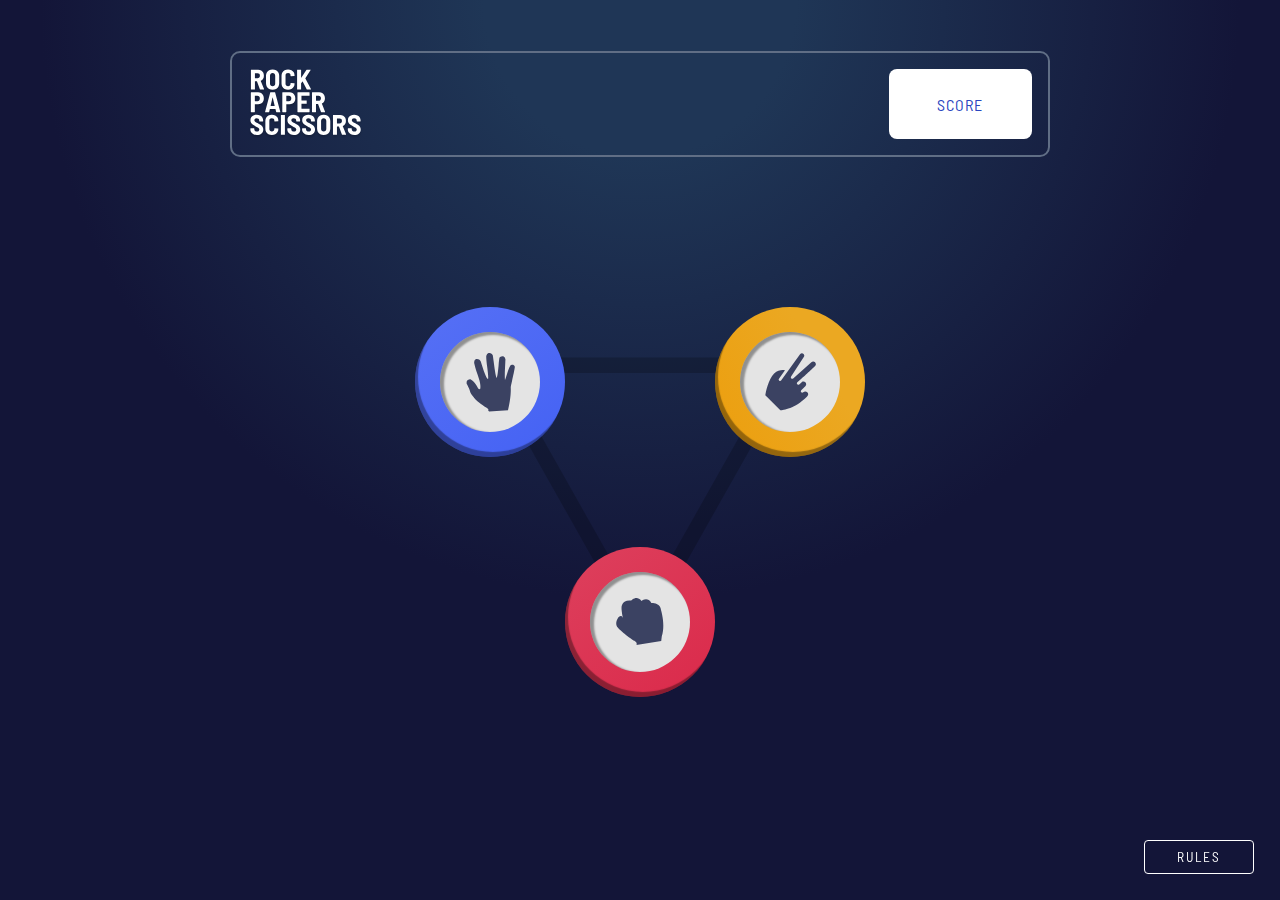
<file: rock-paper-scissors/public/index.html>
<!DOCTYPE html>
<html lang="en">
  <head>
    <meta charset="UTF-8" />
    <meta http-equiv="X-UA-Compatible" content="IE=edge" />

    <meta
      name="description"
      content="Mi first PWA with HTML, CSS and JavaScript"
    />

    <meta name="theme-color" content="#FFFFFF" />
    <meta name="MobileOptimized" content="width" />
    <meta name="HandheldFriendly" content="true" />
    <meta name="apple-mobile-web-app-capable" content="yes" />
    <meta
      name="apple-mobile-web-app-status-bar-style"
      content="black-translucent"
    />
    <link rel="shortcut icon" type="image/png" href="../images/iconlog.png" />
    <link rel="apple-touch-icon" href="../images/iconlog.png" />
    <link rel="apple-touch-startup-image" href="../images/iconlog.png" />
    <link rel="manifest" href="../manifest.json" />
    <link rel="stylesheet" href="../style/style.css" />
    <meta name="viewport" content="width=device-width, initial-scale=1.0" />
    <link
      rel="shortcut icon"
      href="../images/iconlog.png"
      type="image/x-icon"
    />
    <title>Rock Paper Scissors Game</title>
  </head>
  <body>
    <div class="modal-all-rules" id="onOrOffModal">
      <div class="grid-center">
        <div class="squeare-modal" id="bodyModal">
          <h2 class="title-rules">RULES</h2>
          <button class="btn-rules" id="closeModal">
            <img src="../svg/icon-close.svg" alt="" />
          </button>
          <div class="modal-rule-image-container">
            <img src="../svg/image-rules.svg" alt="" />
          </div>
        </div>
      </div>
    </div>
    <nav class="nav">
      <div class="logo">
        <img src="../svg/logo.svg" alt=" " />
      </div>
      <div class="score">
        <span class="score-text">SCORE</span>
        <span class="score-number" id="score">0</span>
      </div>
    </nav>
    <main>
      <div class="play-start" id="playStart">
        <div class="center-all-grid">
          <div class="circle-one paper" id="paper">
            <div class="circle-two">
              <img src="../svg/icon-paper.svg" alt="" />
            </div>
          </div>
          <div class="circle-one scissors" id="scissors">
            <div class="circle-two">
              <img src="../svg/icon-scissors.svg" alt="" />
            </div>
          </div>
          <div class="responsive-triangule">
            <img src="../svg/bg-triangle.svg" alt="" class="figure" />
          </div>
          <div class="circle-one rock" id="rock">
            <div class="circle-two">
              <img src="../svg/icon-rock.svg" alt="" />
            </div>
          </div>
        </div>
      </div>

      <div class="final-game" id="finalGame">
        <div class="center-all-grid-after" id="grillaGameAnimation">
          <div class="user">
            <div class="win-random" id="winUser">
              <div class="circle-one-choice" id="choiceColorUser">
                <div class="circle-two-choice">
                  <img id="choiceImgUser" alt="" />
                </div>
              </div>
              <h4 class="picked">YOU PICKED</h4>
            </div>
          </div>

          <div class="player">
            <div class="win-player" id="winPlayer">
              <div class="circle-one-choice" id="choiceColorPlayer">
                <div class="circle-two-choice-player">
                  <img id="choiceImgPlayer" alt="" />
                </div>
              </div>
              <h4 class="picked">THE HOUSE PICKED</h4>
            </div>
          </div>
          <div class="win-or-lose" id="scaleWinOrLose">
            <h1 id="winOrLose" class="winOrLose">YOU LOSE</h1>
            <button id="tryAgain" class="tryAgain">PLAY AGAIN</button>
          </div>
        </div>
      </div>
    </main>
    <footer>
      <button id="modalRules" class="modal-rules">RULES</button>
    </footer>
    <script src="../src/index.js" type="module"></script>
  </body>
</html>
</file>
<file: advice-generator-app/style.css>
@import url("root.css");
body {
  display: grid;
  place-items: center;
  width: 100vw;
  height: 100vh;
}
.box {
  background-color: var(--Dark-Grayish-Blue);
  min-width: 200px;
  max-width: 400px;
  margin: 0 10px;
  display: flex;
  justify-content: center;
  align-items: center;
  flex-direction: column;
  border-radius: 15px;
}
.id-style {
  color: var(--Neon-Green);
  font-size: 10px;
  letter-spacing: 3px;
  margin-top: 40px;
}
.advice-style {
  text-align: center;
  color: var(--Light-Cyan);
  font-size: 28px;
  margin: 30px 20px;
}
.btn-random {
  position: relative;
  top: 30px;
}
.btn-random button {
  cursor: pointer;
  outline: none;
  border: none;
  border-radius: 100px;
  background-color: var(--Neon-Green);
  width: 50px;
  justify-content: center;
  display: flex;
  align-items: center;
  height: 50px;
}
.btn-random button img {
  width: 20px;
  height: auto;
}
.btn-random button:hover {
  box-shadow: 1px 1px 99px 20px var(--Neon-Green);
  -webkit-box-shadow: 1px 1px 99px 20px var(--Neon-Green);
  -moz-box-shadow: 1px 1px 99px 20px var(--Neon-Green);
}
.svg-mobile {
  margin: 0px;
}
.svg-desktop {
  display: none;
}
@media (min-width: 810px) {
  .svg-mobile {
    display: none;
  }
  .svg-desktop {
    display: block;
    margin: 0px 20px;
    width: 100%;
    padding: 0px 20px;
  }
}
</file>
<file: expenses/styles/styles.css>
@import url("./root.css");
.first-part {
  background-color: var(--soft-red);
  display: flex;
  justify-content: space-between;
  padding: 1rem;
  border-radius: 1em;
}
.second-part {
  background-color: var(--very-pale-orange);
  margin-top: 1rem;
  border-radius: 1em;
  display: grid;
  padding: 1rem;
}
.paint {
  display: grid;
  grid-template-columns: repeat(7, 30px);
  gap: 10px;
  align-items: end;
}
.paint-square {
  width: 30px;
  height: 50px;
  background-color: var(--soft-red);
  border-radius: 0.25em;
  cursor: pointer;
}
.title-spending {
  font-size: 1.35rem;
  color: var(--dark-brown);
  margin-bottom: 2rem;
  margin-top: 0.5rem;
}
.text-paint {
  text-align: center;
  text-align: center;
  color: var(--medium-brown);
  margin-top: 0.5rem;
}
.pain-one {
  height: 40px;
}
.pain-two {
  height: 95px;
}
.pain-three {
  height: 140px;
  background-color: var(--cyan);
}
.pain-four {
  height: 80px;
}
.pain-five {
  height: 60px;
}
.pain-six {
  height: 110px;
}
.pain-seven {
  height: 65px;
}

.pain-one:hover {
  opacity: 0.6;
}
.pain-two:hover {
  opacity: 0.6;
}
.pain-three:hover {
  opacity: 0.6;
}
.pain-four:hover {
  opacity: 0.6;
}
.pain-five:hover {
  opacity: 0.6;
}
.pain-six:hover {
  opacity: 0.6;
}
.pain-seven:hover {
  opacity: 0.6;
}

.text {
  color: var(--very-pale-orange);
}
.text b {
  font-size: 1.5rem;
}
.other-part {
  display: flex;
  justify-content: space-between;
  margin-top: 2rem;
  border-top: 3px solid var(--cream);
  padding: 1.5rem 0 0 0;
}
.other-first p {
  font-size: 0.8rem;
  color: var(--medium-brown);
  margin-bottom: 0.3rem;
}
.other-first h2 {
  color: var(--dark-brown);
}
.other-second {
  text-align: right;
  font-size: 0.8rem;
  display: flex;
  flex-direction: column;
  justify-content: end;
}
.other-second span {
  color: var(--dark-brown);
  font-weight: 700;
}
.other-second p {
  color: var(--medium-brown);
}
.box-hove {
  background: var(--dark-brown);
  color: var(--very-pale-orange);
  font-weight: 700;
  width: 35px;
  padding: 0.3rem 0;
  text-align: center;
  border-radius: 0.25rem;
  margin-bottom: 0.5rem;
  font-size: 0.7rem;
  display: none;
}
@media (min-width: 375px) {
  .paint {
    grid-template-columns: repeat(7, 35px);
  }
  .paint-square {
    width: 35px;
  }
}
@media (min-width: 710px) {
  .box-hove {
    width: 45px;
    font-size: 0.8rem;
  }
  .paint {
    grid-template-columns: repeat(7, 40px);
  }
  .paint-square {
    width: 40px;
  }
}
</file>
<file: interactive-rating/style/style.css>
@import url("./root.css");

.first-modal {
  background: rgb(23, 30, 40);
  background: linear-gradient(
    0deg,
    rgba(23, 30, 40, 1) 41%,
    rgba(34, 41, 49, 1) 73%
  );
  padding: 1rem;
  border-radius: 20px;
  width: 300px;
}
.first-modal h2 {
  color: #ffffff;
}
.first-modal p {
  color: hsl(217, 12%, 63%);
  margin-top: 20px;
}
.ball-icon-start {
  width: 45px;
  height: 45px;
  border-radius: 255px;
  background-color: #252f39;
  display: grid;
  justify-content: center;
  align-items: center;
  margin-bottom: 25px;
}
.grid-balls-status {
  display: grid;
  grid-template-columns: 1fr 1fr 1fr 1fr 1fr;
  margin-top: 40px;
}
.comun {
  color: #7c848f;
  width: 50px;
  height: 50px;
  border-radius: 255px;
  background-color: #262f38;
  display: flex;
  justify-content: center;
  align-items: center;
  cursor: pointer;
  border: none;
}
.comun:hover {
  transition: 0.3s;
  background-color: var(--orange);
  color: white;
}
.btn-submit {
  display: block;
  width: 100%;
  text-align: center;
  border: none;
  background-color: var(--orange);
  color: white;
  font-weight: 700;
  letter-spacing: 0.2em;
  font-size: 16px;
  border-radius: 255px;
  padding: 0.8rem;
  margin-top: 40px;
  cursor: pointer;
}
.btn-submit:hover {
  background-color: white;
  color: var(--orange);
  transition: 0.3s;
}
.second-modal {
  background: rgb(23, 30, 40);
  background: linear-gradient(
    0deg,
    rgba(23, 30, 40, 1) 41%,
    rgba(34, 41, 49, 1) 73%
  );
  padding: 2rem 1rem;
  border-radius: 20px;
  width: 300px;
  display: flex;
  flex-direction: column;
  justify-content: center;
  align-items: center;
  display: none;
}
.user-select {
  margin: 40px 0;
  color: var(--orange);
  background-color: #252f39;
  padding: 0.4rem 1rem;
  border-radius: 255px;
}
.second-modal h2 {
  color: #fff;
  margin-bottom: 20px;
}
.text-second-modal {
  text-align: center;
  color: var(--light-grey);
}
.active {
  background-color: hsl(216, 12%, 54%);
  color: #fff;
}
.error {
  display: none;
}
.error p {
  text-align: center;
  color: #ff5050;
}
@media (min-width: 500px) {
  .first-modal {
    padding: 2rem;
    width: 400px;
  }
  .second-modal {
    width: 400px;
    padding: 2rem;
  }
}
</file>
<file: intro-section/styles/style.css>
@import "./root.css";
.header-logo {
  margin: 30px;
}
.nav-content {
  position: absolute;
  background-color: transparent;
  z-index: 100;
  top: 0;
  right: 0;
  display: flex;
  justify-content: flex-end;
}
.nav-content-this {
  padding-top: 70px;
  width: 250px;
  height: 100vh;
  background-color: var(--white);
  position: absolute;
  right: -250px;
  transition: 1s;
}
.ul-li-text a {
  color: var(--Medium-Gray);
}
.text-a-nav:hover {
  color: var(--Almost-Black);
  transition: 0.5s;
}
.features-selector {
  transform: rotate(0deg);
  transition: 0.3s;
}
.features-arrow-down {
  transform: rotate(-180deg);
  transition: 0.3s;
}
.company-selector {
  transform: rotate(0deg);
  transition: 0.3s;
}
.company-arrow-down {
  transform: rotate(-180deg);
  transition: 0.3s;
}

.ul-li-text {
  padding: 10px;
  margin: 5px;
}
.btn-ham {
  position: absolute;
  z-index: 500;
  top: 0;
  right: 0;
  margin: 30px;
  display: block;
  cursor: pointer;
}
.btn-ham-exit {
  position: absolute;
  z-index: 500;
  top: 0;
  right: 0;
  margin: 30px;
  display: none;
  cursor: pointer;
}
.Features .negligible {
  position: absolute;
  top: -1000px;
  transition: 0.2s;
}
.Features .negligible li {
  opacity: 0;
}
.FeaturesJS .negligible {
  height: auto;
  transition: 0.2s;
  position: relative;
  top: 0px;
}
.FeaturesJS .negligible li {
  opacity: 1;
  transition: 1s;
}
.Company .negligible {
  position: absolute;
  top: -1000px;
}
.Company .negligible li {
  opacity: 0;
}
.CompanyJS .negligible {
  transition: 0.2s;
  position: relative;
  top: 0px;
}

.CompanyJS .negligible li {
  opacity: 1;
  transition: 1s;
}
.negligible {
  margin-top: 10px;
  padding: 15px;
  border-radius: 15px;
  background-color: var(--white);
}
.negligible li {
  padding: 10px;
  margin: 5px;
}
.negligible li a img {
  margin-right: 10px;
}
.nav-content-ul-user {
  display: flex;
  justify-content: center;
  flex-direction: column;
  text-align: center;
  margin-top: 30px;
}
.text-a-nav {
  color: var(--Medium-Gray);
}
.text-a-nav:hover {
  color: var(--Almost-Black);
}
.user-li-login,
.user-li-register {
  padding: 10px;
}
.user-li-register a {
  border: 2px solid var(--Medium-Gray);
  border-radius: 10px;
  display: block;
  padding: 10px;
}
.user-li-register a:hover {
  border: 2px solid var(--Almost-Black);
}
@media (min-width: 1000px) {
  .btn-ham {
    display: none;
  }
  .btn-ham-exit {
    display: none;
  }
  .negligible {
    box-shadow: -1px 5px 31px -9px var(--Medium-Gray);
    -webkit-box-shadow: -1px 5px 31px -9px var(--Medium-Gray);
    -moz-box-shadow: -1px 5px 31px -9px var(--Medium-Gray);
  }
  .nav-content-this {
    padding-top: 0px;
    height: 0;
    transition: 1s;
    width: 100vw;
    display: flex;
    justify-content: space-between;
    margin-top: 10px;
    position: static;
    display: flex;
  }
  .nav-content-ul {
    display: flex;
    padding: 9px;
    margin-left: 150px;
  }
  .nav-content-ul-user {
    flex-direction: row;
    margin: 0;
  }
  .user-li-login {
    margin-top: 15px;
  }
  .user-li-login,
  .user-li-register {
    padding: 15px;
  }
  .user-li-register a {
    padding: 10px 32px;
  }
}
.content-image-mobile {
  width: 100vw;
  height: 40vh;
  object-fit: cover;
}
.content-image-desktop {
  display: none;
}
.info-content-text {
  text-align: center;
  margin-top: 50px;
}
.info-content-text-paragraph {
  margin: 20px 5px 20px 5px;
  color: var(--Medium-Gray);
}
.info-content-text-title {
  color: var(--Almost-Black);
  font-size: 1.8rem;
}
.info-content-text-btn {
  border: none;
  outline: none;
  color: var(--Almost-White);
  background-color: var(--Almost-Black);
  font-size: var(--regular);
  font-family: var(--typography);
  padding: 20px;
  border-radius: 20px;
}
.info-content-text-btn:hover {
  background-color: var(--Almost-White);
  border: 3px solid var(--Almost-Black);
  color: var(--Almost-Black);
  transition: 0.5s;
}
main {
  margin-top: -15px;
}
@media (min-width: 700px) {
  main {
    margin-top: 20px;
  }
  .content-image-mobile {
    display: none;
  }
  .content-image-desktop {
    display: block;
    object-fit: cover;
    width: 30vw;
    height: auto;
  }
  .info-content {
    display: grid;
    grid-template-areas: "a b";
    padding: 30px 70px;
    align-items: center;
  }
  .info-content-text {
    grid-area: a;
    text-align: left;
    padding: 0px 20px 0px 0px;
  }
  .info-content-text-paragraph {
    padding: 10px 45px 10px 0px;
  }
  .info-content-image {
    grid-area: b;
  }
  .info-content-text-title {
    font-size: 2rem;
  }
}
@media (min-width: 1000px) {
  .info-content {
    padding: 60px 130px;
  }
  .info-content-text {
    margin-top: -50px;
    padding: 0px 150px 0px 0px;
  }
  .content-image-desktop {
    width: 27vw;
  }
  .info-content-text-title {
    font-size: 2.5rem;
  }
}
@media (min-width: 1300px) {
  .info-content {
    padding: 60px 130px;
  }
  .info-content-text {
    padding: 0px 150px 0px 0px;
    /* margin-top: 50px; */
  }
  .content-image-desktop {
    width: 27vw;
  }
  .info-content-text-title {
    font-size: 4rem;
  }
  .info-content-text-paragraph {
    padding: 30px 180px 30px 0px;
  }
}
@media (min-width: 1800px) {
  .info-content-text-paragraph {
    padding-right: 450px;
  }
}
.info-content-text-logo {
  margin-top: 30px;
}
.logo-success {
  margin: 10px;
  width: 65px;
}
.bad-boy {
  width: 45px;
}
@media (min-width: 350px) {
  .logo-success {
    width: 80px;
  }
  .bad-boy {
    width: 50px;
  }
}
@media (min-width: 1000px) {
  .info-content-text-logo {
    position: absolute;
    margin-top: 30px;
  }
  .logo-success {
    width: 120px;
  }
  .bad-boy {
    width: 80px;
  }
}
.nav-content {
  overflow: hidden;
}
</file>
<file: manage-landing-page/styles/style.css>
@import url("./root.css");
.img-bg-o {
  background-image: url("../images/bg-tablet-pattern.svg");
  width: 100vw;
  height: 50vh;
  position: absolute;
  background-size: contain;
  background-repeat: no-repeat;
  background-position-y: -26px;
  background-position-x: right -50px;
}
.img-bg-t {
  background-image: url("../images/bg-tablet-pattern.svg");
  width: 100vw;
  height: 110vh;
  position: absolute;
  background-size: contain;
  background-repeat: no-repeat;
  background-position-y: 450px;
  background-position-x: 220px;
}
.bg-grid-f-on {
  display: none;
}
.bg-grid-f-tw {
  background-image: url("../images/bg-tablet-pattern.svg");
  width: 100vw;
  height: 52vh;
  position: absolute;
  background-size: contain;
  background-repeat: no-repeat;
  background-position-y: 86px;
  background-position-x: -214px;
  z-index: 0;
  opacity: 0.3;
}
.soport {
  display: flex;
  padding: 2rem 1rem;
  justify-content: space-between;
}
.nav {
  position: relative;
  z-index: 100;
  width: 100%;
}
.nav ul {
  width: 100%;
  display: grid;
  place-items: center;
}
.close-ham {
  display: none;
}
#nav-mobile {
  display: none;
  background: #f4f4f4;
  padding: 2rem 0;
  position: absolute;
  left: 0;
  right: 0;
  width: 90%;
  z-index: 400;
  margin: auto;
}
.nav-mobile li {
  width: 100%;
  text-align: center;
}
.nav-mobile li > a {
  display: block;
  width: 100%;
  padding: 1rem;
  color: var(--Very-Dark-Blue);
  font-weight: 500;
}
.ham {
  position: relative;
  z-index: 450;
}
.op-cont {
  position: absolute;
  width: 100vw;
  height: 100vh;
  z-index: 300;
  display: none;
  background: rgb(255, 255, 255);
  background: linear-gradient(
    180deg,
    rgba(255, 255, 255, 0) 0%,
    rgba(0, 0, 0, 0.6451913529083508) 100%
  );
}
.grid-o-s {
  display: grid;
  place-items: center;
}
.grid-child-o {
  width: 100vw;
  max-width: 580px;
}
.grid-child-o img {
  width: 100%;
  height: auto;
}
.grid-child-t {
  display: flex;
  flex-direction: column;
  justify-content: center;
  align-items: center;
}
.grid-child-t h1 {
  font-size: 2.2rem;
  font-weight: 600;
  color: var(--Dark-Blue);
  text-align: center;
  letter-spacing: 0.01em;
}
.grid-child-t p {
  line-height: 30px;
  margin: 2rem 0;
  padding: 0 2rem;
  text-align: center;
  color: var(--Dark-Grayish-Blue);
}
.grid-child-t button {
  border-radius: 255px;
  display: block;
  width: 200px;
  border: none;
  padding: 1.3rem 1rem;
  font-size: 0.8rem;
  font-weight: 700;
  color: var(--Vary-Light-Gray);
  background-color: var(--Bright-Red);
}
.m-t {
  margin-top: 100px;
}
.grid-t-s {
  display: grid;
}
.grid-t-text {
  text-align: center;
  padding: 0 2rem;
}
.grid-t-text h3 {
  font-size: 1.8rem;
  color: var(--Dark-Blue);
  margin-bottom: 2rem;
}
.grid-t-text p {
  line-height: 30px;
  color: var(--Dark-Grayish-Blue);
}
.grid-t-more-text {
  padding: 0 0 0 1rem;
  margin-top: 1rem;
}
.grid-t-more-text-content-title {
  display: flex;
  background-color: var(--Very-Pale-Red);
  border-radius: 255px 0 0 255px;
}
.grid-t-more-text-content-title span {
  font-size: 1rem;
  font-weight: 700;
  color: var(--Vary-Light-Gray);
  background-color: var(--Bright-Red);
  border-radius: 255px;
  padding: 0.5rem 1.5rem;
}
.grid-t-more-text-content-title h3 {
  display: flex;
  align-items: center;
  font-size: 0.9rem;
  justify-content: left;
  width: 100%;
  padding: 0 0 0 1rem;

  color: var(--Dark-Blue);
}
.nav-mobile li > a {
  color: var(--Dark-Grayish-Blue);
  transition: 0.3s;
}
.grid-t-more-text-content {
  margin: 3rem 0;
}
.grid-t-more-text-content p {
  padding-right: 0.5em;
  margin-top: 1rem;
  line-height: 30px;
  color: var(--Dark-Grayish-Blue);
}
.flex-a-st-title {
  display: grid;
  text-align: center;
  margin-bottom: 5rem;
  margin-top: 3rem;
}
.flex-a-st-title h2 {
  font-size: 2rem;
  color: var(--Dark-Blue);
}
.sto-d-a {
  display: grid;
  place-items: center;
  padding: 0 2rem;
}
.sto-d-a img {
  width: 100px;
}
.sto-d-a h4 {
  margin: 2rem 0;
  font-size: 1.2rem;
  color: var(--Dark-Blue);
  font-weight: 600;
}
.sto-d-a p {
  text-align: center;
  line-height: 30px;
  color: var(--Dark-Grayish-Blue);
}
.flex-a-st-content {
  display: grid;
  grid-template-columns: 100vw 100vw 100vw 100vw;
  overflow: inherit;
  position: relative;
  right: 0vw;
  transition: 5s;
}

.card-mov-s {
  margin: 4rem 0;
  display: grid;
  place-items: center;
  grid-template-columns: repeat(4, 10px);
  place-content: center;
  gap: 5px;
}
.circle {
  width: 10px;
  height: 10px;
  border-radius: 255px;
  border: 1px solid var(--Bright-Red);
}
.f-btn {
  width: 100vw;
  display: flex;
  justify-content: center;
}
.f-btn button {
  border-radius: 255px;
  display: block;
  width: 200px;
  border: none;
  padding: 1.3rem 1rem;
  font-size: 0.8rem;
  font-weight: 700;
  color: var(--Vary-Light-Gray);
  background-color: var(--Bright-Red);
}
.grid-f-s {
  margin-top: 5rem;
  background: var(--Bright-Red);
  position: relative;
  overflow: hidden;
}
.grid-f-s h2 {
  font-size: 2rem;
  color: var(--Vary-Light-Gray);
  text-align: center;
  padding: 2rem;
  position: relative;
  z-index: 100;
}
.f-btn-grid-f {
  display: flex;
  justify-content: center;
  padding: 0 0 2rem 0;
}
.f-btn-grid-f button {
  border-radius: 255px;
  display: block;
  width: 200px;
  border: none;
  padding: 1.3rem 1rem;
  font-size: 0.8rem;
  font-weight: 700;
  color: var(--Bright-Red);
  background-color: var(--Vary-Light-Gray);
}
.grid-foot {
  display: grid;

  justify-content: center;
}
.input-text {
  padding: 0.8rem 1.8rem;
  border-radius: 255px;
  border: none;
  width: 100%;
  margin-right: 10px;
}
.input-submit {
  border: none;
  border-radius: 255px;
  padding: 0.8rem 1.5rem;
  background-color: var(--Bright-Red);
  color: var(--Vary-Light-Gray);
  font-weight: 700;
  width: 100%;
  flex: 3;
  margin-left: 10px;
}
.more-details {
  display: flex;
  justify-content: space-between;
  margin: 2rem 0;
}
.box-foot ul > li > a {
  color: var(--Vary-Light-Gray);
  font-weight: 400;
  display: block;
  padding: 0.8rem 0;
}
.input-contact {
  width: 100%;
  display: flex;
  align-items: center;
}
.grid-social a > svg {
  transform: scale(1.5);
  margin: 15px;
}
.grid-social {
  display: flex;
  justify-content: center;
}
.the-logo-foot {
  display: flex;
  justify-content: center;
  margin: 2rem 0 0 0;
}
.box-foot ul > li > a:hover {
  color: var(--Bright-Red);
  transition: 0.3s;
}
.nav-desktop {
  display: none;
}
.nav-desktop-btn {
  display: none;
}
@media (min-width: 400px) {
  .grid-social a > svg {
    margin: 20px;
  }
}
.text-copy {
  margin-top: 2rem;
}
.text-copy p {
  font-size: 12px;
  text-align: center;
  color: var(--Dark-Grayish-Blue);
}
@media (min-width: 900px) {
  .ham {
    display: none;
  }
  .nav-mobile {
    display: none;
  }
  .grid-o-s {
    grid-template-areas: "grillaDo grillaUn";
    max-width: 1000px;
  }
  .grid-child-o {
    grid-area: grillaUn;
  }
  .grid-child-t {
    grid-area: grillaDo;
    justify-content: start;
    align-items: start;
  }
  .grid-child-t h1 {
    text-align: left;
    padding: 0 2rem;
  }
  .grid-child-t p {
    text-align: left;
  }
  .grid-child-t button {
    margin: 0 2rem;
  }
  .img-bg-o {
    height: 90vh;
    background-position-y: -270px;
    background-position-x: 700px;
    right: 0px;
    top: 0px;
  }
  .grid-t-s {
    display: grid;
    grid-template-columns: 1fr 1fr;
  }
  .grid-t-text {
    text-align: left;
  }
  .grid-t-more-text-content {
    margin: 0 0 3rem 0;
  }
  .grid-t-more-text-content-title {
    background-color: transparent;
  }
  .img-bg-t {
    display: none;
  }
  .flex-a-st-content {
    grid-template-columns: repeat(4, 50%);
  }
  .card-mov-s {
    display: none;
  }
  .f-btn {
    margin: 7rem 0;
  }
  .grid-f-s {
    display: grid;
    grid-template-columns: 1fr 1fr;
    align-items: center;
    height: 30vh;
    padding: 0;
  }
  .grid-f-s h2 {
    text-align: left;
  }
  .bg-grid-f-tw {
    opacity: 0.1;
    background-position: center;
    top: 60px;
    right: 150px;
    height: 70vh;
  }
  .sto-d-a p {
    max-width: 400px;
  }
  .grid-foot {
    display: grid;
    grid-template-areas: "logo details contact";
    gap: 5vw;
    max-width: 1300px;
    justify-content: initial;
    width: 100%;
  }
  .input-contact {
    grid-area: contact;
  }
  .more-details {
    grid-area: details;
  }
  .logo-media {
    display: grid;
    grid-template-areas:
      "logoFoot"
      "socialMedia";
    grid-area: logo;
  }
  .grid-social {
    grid-area: socialMedia;
    justify-content: start;
  }
  .the-logo-foot {
    grid-area: logoFoot;
    margin: 2rem 0 4rem 0;
  }
  .text-copy {
    display: none;
  }
  .more-details {
    margin: 0;
  }
  .the-logo-foot {
    justify-content: start;
  }
  .grid-social a > svg {
    margin: 15px;
  }
  .grid-social a > svg:hover > path {
    fill: var(--Bright-Red);
    transition: 0.3s;
  }
  .input-contact {
    align-items: start;
  }
  .mr-d {
    margin-right: 50px;
  }
  .nav {
    display: grid;
    grid-template-columns: 1fr 2fr 1fr;
    place-items: center;
  }
  .nav-desktop {
    display: flex;
  }
  .nav-desktop li > a {
    display: block;
    width: 100%;
    padding: 1rem;
    color: var(--Very-Dark-Blue);
    font-weight: 500;
  }
  .nav-desktop-btn {
    display: flex;
    align-items: center;
    justify-content: center;
  }
  .nav-desktop-btn li > a {
    font-size: 0.8rem;
    font-weight: 700;
    display: block;
    width: 100%;
    padding: 1rem 2rem;
    color: var(--Vary-Light-Gray);
    font-weight: 500;
    background-color: var(--Bright-Red);
    border-radius: 255px;
  }
  .nav-desktop li {
    display: flex;
    align-items: center;
  }
  .nav-desktop li > a:hover {
    color: var(--Dark-Grayish-Blue);
    transition: 0.3s;
  }
  .mane-a {
    display: flex;
    justify-content: center;
  }
  .m-t {
    display: flex;
    justify-content: center;
  }
  .grid-t-s {
    max-width: 1000px;
  }
  .nav {
    max-width: 1300px;
    margin-bottom: 4rem;
  }
  .grid-child-t {
    height: 100%;
    padding-top: 2rem;
  }
  #sp-5474 {
    margin: 15px 15px 15px 0;
  }
  .mtsg-0 {
    margin-top: 5rem;
    background: var(--Bright-Red);
    position: relative;
    overflow: hidden;
    display: flex;
    justify-content: center;
  }
  .grid-f-s {
    margin: 0;
    background: transparent;
    position: static;
    width: 1000px;
  }
  .nav-desktop-btn > li > a:hover {
    opacity: 0.5;
    transition: 0.3s;
  }
  .hv4567:hover {
    opacity: 0.5;
    transition: 0.3s;
  }
  .f-btn button:hover {
    opacity: 0.5;
    transition: 0.3s;
  }
  .f-btn-grid-f > button:hover {
    opacity: 0.5;
    transition: 0.3s;
  }
  .input-submit:hover {
    opacity: 0.5;
    transition: 0.3s;
  }
}
</file>
<file: modal/styles/style.css>
@import "root.css";

body{
    background-image: url("../images/pattern-background-mobile.svg");
    background-repeat: no-repeat;
    background-size: cover;
}
@media (min-width:600px){
    body{
        background-image: url("../images/pattern-background-desktop.svg");
        background-repeat: no-repeat;
        background-size: cover;
    }
}
body{
    background-color: var(--pale-blue);
}
.modal{
    width: 100vw;
    height: 100vh;
    position: absolute;
    display: grid;
    place-content: center;
}

.content{
    min-width: 300px;
    max-width: 370px;
    margin: 0 20px;
    background-color: var(--white);
    border-radius: 20px;
} 
.box-image-svg{
    width: 100%;
    border-radius: 20px 20px 0px 0px;
}
.content-box-text{
    text-align: center;
    margin: 35px 40px 25px 40px;
    color:var(--dark-blue);
}
.box-text-title{
    font-size: 1.4rem;
    margin-bottom: 25px;
    font-weight: 900;
}
.box-text-info{
    font-weight: 500;
}
.content-box-price{
    background-color: var(--gray);
    margin: 0 40px;
    border-radius: 10px;
    display: flex;
    padding: 10px;
    align-items: center;
}
.box-price-flex{
    display: flex;
    flex-direction: column;
    flex: 10;
    padding-left: 10px;
}
.content-box-price a {
    color: var(--bright-blue);
    font-weight: 700;
    flex: 1;
    font-size: 0.9rem;
}
.content-box-price a:hover{
    color:var(--hover);
    text-decoration: none;
    transition: 0.5s;
}
.price-flex-textprice{
    color:var(--desaturated-blue);
    font-weight:500;
    font-size: 0.7rem;
}
.price-flex-anual{
    color:var(--dark-blue);
    font-weight:900;
    font-size: 0.9rem;
}
.box-price-svg{
    width: 48px;
    height: 48px;
    flex: 1;
}
@media (min-width:350px){
    .price-flex-textprice{
        font-size: 0.8rem;
    }
    .content-box-price a{
        font-size: 1rem;
    }
    .price-flex-anual{
        font-size: 1rem;
    }
}
.content-box-button{
    display: flex;
    flex-direction: column;
    margin: 30px 40px;
}
.content-box-button button{
    padding: 15px;
    font-size: 1rem;
    font-family: var(--typography);
    font-weight: 700;
    border:none;
    outline: none;
    cursor: pointer;
}
.box-button-pay{
    color:var(--white);
    background-color: var(--bright-blue);
    border-radius: 10px;
    margin-bottom: 20px;
    box-shadow: -1px 15px 34px -14px var(--bright-blue);
    -webkit-box-shadow: -1px 15px 34px -14px var(--bright-blue);
    -moz-box-shadow: -1px 15px 34px -14px var(--bright-blue);
}
.box-button-pay:hover{
    background-color: var(--hover);
    box-shadow: -1px 15px 34px -14px var(--hover);
    -webkit-box-shadow: -1px 15px 34px -14px var(--hover);
    -moz-box-shadow: -1px 15px 34px -14px var(--hover);
    transition: 0.3s;
}
.box-button-cancel{
    background-color: transparent;
    color:var(--desaturated-blue);
}
.box-button-cancel:hover{
    color:var(--dark-blue);
    transition: 0.3s;
}
.footer-made{
    position: fixed;
    bottom: 0;
    width: 100vw;
    background-color: var(--bright-blue);
    display: flex;
    justify-content: center;
    align-items: center;
    z-index: 1;
}
.footer-made p{
    padding: 0.5rem;
    color:var(--pale-blue);
    font-weight: 700;
}
.effect{
    position: relative;
    text-decoration: none;
    color: var(--pale-blue);
}
.effect:after{
    content: "";
    position: absolute;
    background-color: var(--pale-blue);
    height: 2px;
    width: 0;
    left: 0;
    bottom: -3px;
    z-index: 900;
}
.effect:hover:after{
    width: 100%;
    transition: 0.5s;
}
</file>
<file: Blogr/styles/style.css>
@import"https://fonts.googleapis.com/css2?family=Ubuntu:wght@400;500;700&display=swap";@import"https://fonts.googleapis.com/css2?family=Overpass:wght@300;600&display=swap";*{margin:0;padding:0;box-sizing:border-box}body{overflow-x:hidden}button{cursor:pointer}a{text-decoration:none;cursor:pointer}li{list-style:none}.window-color{background:#ff8f70;background:linear-gradient(130deg, rgb(255, 143, 112) 0%, rgb(255, 61, 62) 100%);width:100vw;height:80vh;border-radius:0% 0% 0% 100px;font-family:"Overpass",sans-serif}.section-one{background-image:url(../images/bg-pattern-intro-mobile.svg);background-repeat:no-repeat;background-position:28%;width:100vw;height:80vh;border-radius:0% 0% 0% 100px}.first-logo{padding:50px 20px}.btn-nav img{position:absolute;right:0;top:0;margin:50px 30px;cursor:pointer}.first-all-content{background-color:#fff;text-align:center;border-radius:10px;margin:auto 2rem;position:relative;z-index:100}.first-content-a{padding:20px;font-weight:600;display:block;color:#1f3f5b}.first-ul-register,.first-ul-content{padding:0px 2rem}.first-ul-register{padding:0px 2rem 1.5rem 2rem;display:grid;justify-items:center}.separator{background-color:#c8c8cb;width:80%;height:1px;margin:15px 2rem}.signup{border-radius:50px;background:#ff8f70;background:linear-gradient(90deg, rgb(255, 143, 112) 0%, rgb(255, 61, 62) 100%);color:#fff;padding:15px 15px;width:155px}.content-login{width:100%;height:55px;margin-bottom:20px}.ham-close{display:none}.first-all-content{opacity:0;transition:.5s;visibility:collapse}.visible-on{visibility:visible;opacity:1}.second-content{background-color:#efeff1;border-radius:10px}.second-li-a{color:#68747e;display:block;width:100%;padding:15px;font-weight:600}.first-content-a img{margin-left:5px}.connect-li{overflow:hidden}.second-content{transition:.5s;height:0}.move-svg{transition:.5s}.move-svg-js{rotate:180deg}.arraw-light{display:none}.page-1{position:absolute;z-index:0;width:100vw;top:50vw;display:flex;height:50vh;flex-direction:column;text-align:center;color:#fff;padding:0px 2.5rem}.page-1 h1{margin-bottom:15px}.page-1 p{margin-bottom:35px}.page-1-btn{display:flex;justify-content:center}.page-1-btn button{border:1px solid #fff;padding:15px 15px;width:150px;border-radius:55px;font-family:"Overpass",sans-serif;font-weight:600;font-size:1rem}.page-1-btn .page-1-btn-one{background-color:#fff;color:#ff3d54;align-items:center;display:grid}.page-1-btn .page-1-btn-two{background-color:rgba(0,0,0,0);color:#fff;margin-left:10px;align-items:center;display:grid}.page-2{font-family:"Overpass",sans-serif;color:#1f3f5b;text-align:center;margin:150px 0px}.page-2 h1,.page-2 h3{margin-bottom:50px;font-size:1.5rem}.page-2 .grilla-all-images{display:block;width:100%;max-width:500px;margin:50px auto}.page-2 .grilla-all-images img{width:100%;height:auto}.grilla-all-text{padding:0px 2.5rem;line-height:30px}.grilla-all-text p{color:#4b5862}.grilla-all-text-one{margin-bottom:50px}.page-3{margin-top:250px;background:#2c2d3e;border-radius:0px 120px/120px;background:linear-gradient(130deg, rgb(44, 45, 62) 0%, rgb(62, 64, 100) 100%);height:63vh}.page-3-image{background-image:url(../images/bg-pattern-circles.svg);background-repeat:no-repeat;background-position:62%;width:87vw;height:43vh;background-size:cover;background-position-y:-170px;border-radius:0px 120px/120px;position:absolute;z-index:0}.page-3-text{padding:0px 2.5rem;color:#fff;font-family:"Overpass",sans-serif;position:relative;bottom:149px;text-align:center}.page-3-text h3{margin-top:50px;margin-bottom:20px;font-size:1.5rem}.page-3-text p{line-height:30px}.page-3-imge-response{width:96%;max-width:500px;margin:0 auto;position:relative;bottom:150px}.page-3-imge-response img{width:100%;height:auto}.page-4{margin:115px 0px;text-align:center;color:#1f3f5b}.grilla-one-page-4{width:100%;max-width:600px;margin:0 auto;display:flex;justify-content:center}.grilla-one-page-4 img{width:100%;height:auto}.grilla-two-page-4{font-family:"Overpass",sans-serif;padding:0px 2.5rem}.grilla-two-page-4 h3{font-size:1.5rem;margin-bottom:20px;margin-top:50px}.grilla-two-page-4 p{color:#4b5862}.footer-blogr{margin-top:100px;background-color:#25252d;color:#fff;display:grid;text-align:center;font-family:"Overpass",sans-serif;border-radius:0px 100px 0px 0px}.footer-blogr b{display:block;width:100%;margin:50px 0px}.footer-blogr a{color:#b6b6be;display:block;width:100%;padding:.5rem 2rem}.footer-item-product-ul{margin-top:50px}.footer-item-logo{margin-top:70px}.grilla-all-images-desktop{display:none}.grilla-one-page-4-desktop{display:none}@media(min-width: 440px){.page-3{height:53vh}.page-3-image{width:50vw;height:21vh}.page-3-imge-response img{width:70%;height:auto}}@media(min-width: 700px){.page-1{top:35vw}}@media(min-width: 900px){.section-one{background-image:url(../images/bg-pattern-intro-desktop.svg);background-repeat:no-repeat;background-position:28%;width:100vw;height:80vh}.page-1{top:25vw}.grilla-page-2{display:grid;grid-template-areas:"texto imagenes imagenes";gap:0px}.grilla-all-text{grid-area:texto;text-align:left}.grilla-all-images{grid-area:imagenes;position:relative;left:109px}.grilla-all-images-mobile{display:none}.grilla-all-images-desktop{display:block}.page-3{display:grid;grid-template-areas:"cellphone cellphone-text";height:30vh;gap:20px;margin-top:150px}.page-3-image{width:30vw;height:42vh;border-radius:0px}.page-3-text{bottom:0px;text-align:left;bottom:45px}.grilla-page-3-one{grid-area:cellphone}.grilla-page-3-two{grid-area:cellphone-text;display:grid;place-items:center;bottom:20px;position:relative}.page-3-imge-response{bottom:30px}.page-3-imge-response img{width:100%}.page-3-text h3{margin:0}.page-4{display:grid;margin:200px 0 0 0;gap:90px;grid-template-columns:300px auto;grid-template-areas:"pagefourimage pagefourtexto"}.grilla-one-page-4{grid-area:pagefourimage;display:block;position:relative;right:110px;width:500px}.grilla-two-page-4{grid-area:pagefourtexto;text-align:left}.grilla-one-page-4-desktop{display:block}.grilla-one-page-4-mobile{display:none}.footer-blogr{display:grid;grid-template-areas:"logofotter productfotter companyfotter connectfotter";text-align:left}.footer-item-logo{grid-area:logofotter;margin:70px}.footer-item-product{grid-area:productfotter}.footer-item-company{grid-area:companyfotter}.footer-item-connect{grid-area:connectfotter}.footer-blogr b{margin:50px 30px}}@media(min-width: 1100px){.page-2 .grilla-all-images img{width:130%}.grilla-all-images{bottom:150px;left:19px}.page-2{margin:150px 0 0 0}.page-3{margin:0 0 200px 0}.page-4{gap:170px}.grilla-one-page-4{right:165px;bottom:50px}.grilla-one-page-4 img{width:130%}}@media(min-width: 1200px){.grilla-page-3-two{padding-right:105px;bottom:35px}}@media(min-height: 720px){.grilla-page-3-two{bottom:30px}.page-3-imge-response img{width:80%}}@media(min-height: 720px)and (min-width: 900px){.grilla-page-3-two{bottom:-15px}}@media(min-height: 720px)and (min-width: 1000px){.grilla-page-3-two{bottom:0px}}@media(min-height: 720px)and (min-width: 1100px){.grilla-page-3-two{bottom:5px}}@media(min-height: 720px)and (min-width: 1200px){.grilla-page-3-two{bottom:15px}}@media(min-height: 720px)and (min-width: 1300px){.page-3{height:38vh}}@media(min-width: 1300px){.grilla-two-page-4{padding:0 8rem}.grilla-all-text{padding:0 8rem}}@media(min-width: 1100px){.page-1{top:20vw}.page-1 h1{font-size:3rem}}@media(min-width: 1200px){.page-1{top:18vw}}@media(min-width: 1300px){.page-1{top:15vw}}@media(min-height: 650px)and (min-width: 1080px){.page-1{top:16vw}.page-3{height:38vh}.page-3-imge-response img{width:80%}}@media(min-width: 1300px){.first-all-content{opacity:1;background-color:rgba(0,0,0,0);visibility:visible;position:absolute;top:0;right:0;width:80vw;margin-top:40px;display:flex;justify-content:space-between;color:#fff}.btn-nav{display:none}.first-all-content{display:flex}.separator{display:none}.first-ul-register{display:flex}.first-ul-content{display:flex}.second-content{opacity:0}.second-content-js-one{opacity:1}.first-content-a{color:#fff}.signup{background:#fff;color:#ff3d54;padding-left:50px}.first-content-a{display:flex}.arraw-light{display:block;width:10px;height:7px;margin:5px 5px}.arraw-dark{display:none}.second-content{text-align:left;background-color:#fff}.second-li-a{color:#25252d}arraw-light{rotate:0deg;transition:.5s}.arraw-light-js{rotate:180deg;transition:.5s}.first-logo{padding:50px 100px}}@media(min-height: 900px)and (min-width: 1750px){.page-1 h1{font-size:4.5rem}.first-content-a{font-size:1.5rem}.page-1 p{font-size:2rem}.page-1-btn button{font-size:1.5rem;width:200px}.arraw-light{width:16px;height:11px;margin:10px 10px}.page-2 h1,.page-2 h3{font-size:2.5rem}.grilla-all-text{line-height:40px;font-size:1.5rem}.grilla-page-2{gap:200px}.page-2 .grilla-all-images img{width:170%}.grilla-all-images{bottom:165px;left:-138px}.page-3-text p{line-height:40px;font-size:1.5rem}.page-3-text h3{font-size:2.5rem}.page-3-imge-response img{width:111%}.page-3{gap:200px}.grilla-two-page-4 p{font-size:1.5rem;line-height:40px}.grilla-two-page-4 h3{font-size:2.5rem}.page-4{margin:300px 0 300px 0;gap:350px}.grilla-one-page-4 img{width:170%}.footer-blogr{font-size:1.5rem}.signup{padding-left:30px}.page-3-image{width:20vw;height:30vh}.second-li-a{font-size:1.5rem;padding:1.5rem 2rem}}.page-1-btn .page-1-btn-one:hover{background-color:#ff3d54;color:#fff;transition:.5s;border:none}.signup:hover{background-color:#ff3d54;color:#fff;transition:.5s;border:none}.page-1-btn-two:hover{background-color:#fff;color:#ff3d54;transition:.5s}/*# sourceMappingURL=style.css.map */
</file>
<file: rock-paper-scissors/style/style.css>
@import url("./root.css");
@import url("./nav.css");
@import url("./body.css");
@import url("./fotter.css");
@import url("./modal.css");
</file>
